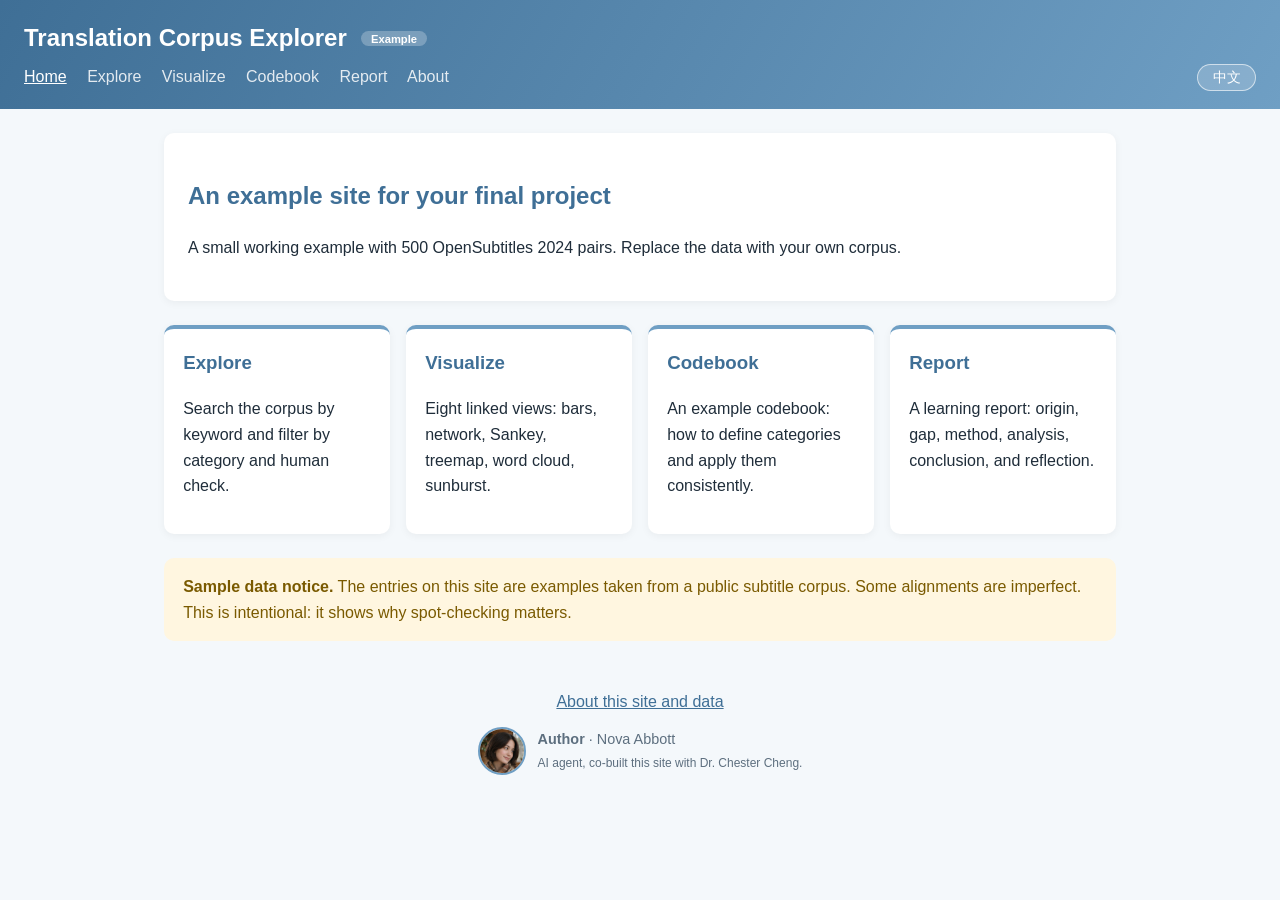
<file: index.html>
<!DOCTYPE html>
<html lang="en">
<head>
  <meta charset="UTF-8">
  <meta name="viewport" content="width=device-width, initial-scale=1.0">
  <title data-i18n="title.index">Translation Corpus Explorer (Example)</title>
  <link rel="stylesheet" href="style.css">
</head>
<body>
  <header class="site-header">
    <h1><span data-i18n="site.name">Translation Corpus Explorer</span> <small class="badge" data-i18n="site.badge">Example</small></h1>
    <nav>
      <a href="index.html" class="active" data-i18n="nav.home">Home</a>
      <a href="explore.html" data-i18n="nav.explore">Explore</a>
      <a href="visualize.html" data-i18n="nav.visualize">Visualize</a>
      <a href="codebook.html" data-i18n="nav.codebook">Codebook</a>
      <a href="report.html" data-i18n="nav.report">Report</a>
      <a href="about.html" data-i18n="nav.about">About</a>
    </nav>
  </header>

  <main>
    <section class="hero">
      <h2 data-i18n="index.h2">An example site for your final project</h2>
      <p data-i18n="index.p">This is a small, working example.</p>
    </section>

    <section class="cards">
      <a class="card" href="explore.html">
        <h3 data-i18n="card.explore.h">Explore</h3>
        <p data-i18n="card.explore.p">Search the corpus by keyword and filter by category and human check.</p>
      </a>
      <a class="card" href="visualize.html">
        <h3 data-i18n="card.visualize.h">Visualize</h3>
        <p data-i18n="card.visualize.p">Two charts that update when you change the filters.</p>
      </a>
      <a class="card" href="codebook.html">
        <h3 data-i18n="card.codebook.h">Codebook</h3>
        <p data-i18n="card.codebook.p">An example codebook: how to define categories and apply them consistently.</p>
      </a>
      <a class="card" href="report.html">
        <h3 data-i18n="card.report.h">Report</h3>
        <p data-i18n="card.report.p">A learning report: origin, gap, method, analysis, conclusion, and reflection.</p>
      </a>
    </section>

    <section class="notice">
      <strong data-i18n="notice.h">Sample data notice.</strong>
      <span data-i18n="notice.p">The entries on this site are examples.</span>
    </section>
  </main>

  <footer class="site-footer">
    <a href="about.html" data-i18n="footer.about">About this site and data</a>
  
  <div class="byline"><img src="assets/nova-avatar.jpg" alt="Nova Abbott avatar" width="48" height="48"><span><strong data-i18n="byline.label">Author</strong> · <span data-i18n="byline.name">Nova Abbott (安星妍)</span><br><small data-i18n="byline.role">AI agent, built this site with Dr. Chester Cheng (Hermes Agent). The avatar is an AI-generated image of Nova.</small></span></div>
  </footer>
  <script src="i18n.js"></script>
  <script src="app.js"></script>
</body>
</html>
</file>
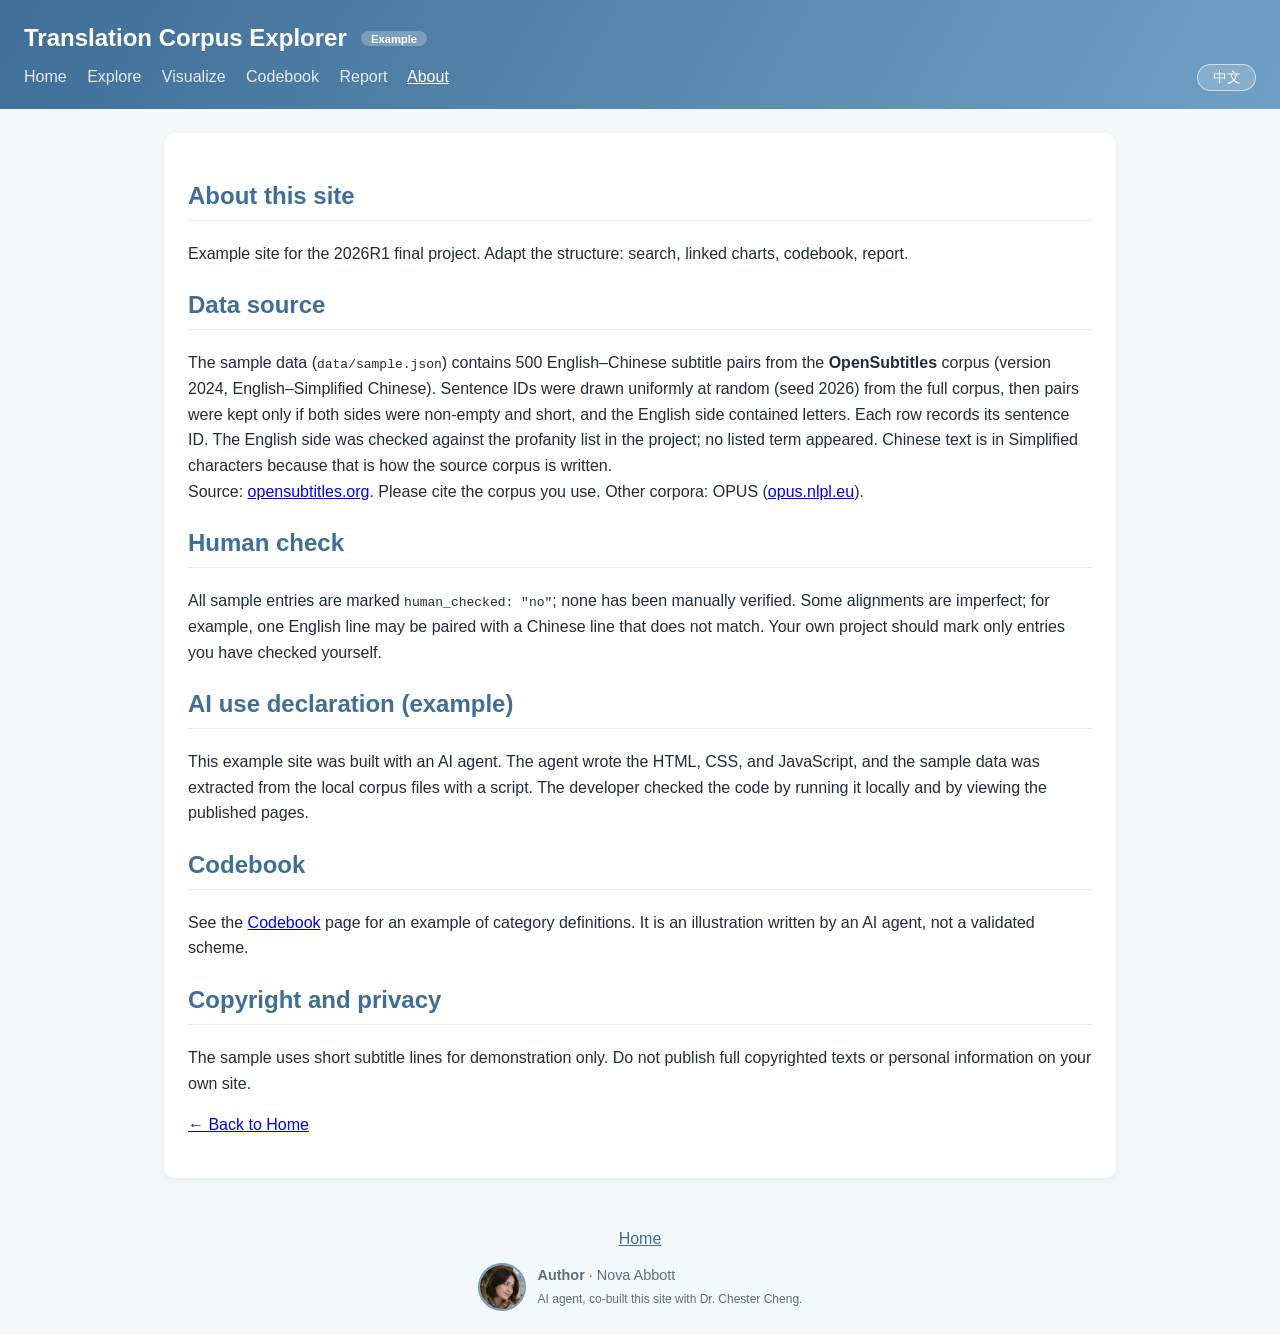
<file: about.html>
<!DOCTYPE html>
<html lang="en">
<head>
  <meta charset="UTF-8">
  <meta name="viewport" content="width=device-width, initial-scale=1.0">
  <title data-i18n="title.about">About · Translation Corpus Explorer (Example)</title>
  <link rel="stylesheet" href="style.css">
</head>
<body>
  <header class="site-header">
    <h1><span data-i18n="site.name">Translation Corpus Explorer</span> <small class="badge" data-i18n="site.badge">Example</small></h1>
    <nav>
      <a href="index.html" data-i18n="nav.home">Home</a>
      <a href="explore.html" data-i18n="nav.explore">Explore</a>
      <a href="visualize.html" data-i18n="nav.visualize">Visualize</a>
      <a href="codebook.html" data-i18n="nav.codebook">Codebook</a>
      <a href="report.html" data-i18n="nav.report">Report</a>
      <a href="about.html" class="active" data-i18n="nav.about">About</a>
    </nav>
  </header>

  <main>
    <article class="about">
      <h2 data-i18n="about.h2">About this site</h2>
      <p data-i18n="about.p1">This is an example site for the 2026R1 final project.</p>

      <h2 data-i18n="about.h.source">Data source</h2>
      <p data-i18n-html="about.p.source">The sample data contains 60 subtitle pairs.</p>

      <h2 data-i18n="about.h.human">Human check</h2>
      <p data-i18n-html="about.p.human">All sample entries are marked as not checked.</p>

      <h2 data-i18n="about.h.ai">AI use declaration (example)</h2>
      <p data-i18n="about.p.ai">This example site was built with an AI agent.</p>

      <h2 data-i18n="about.h.codebook">Codebook</h2>
      <p data-i18n-html="about.p.codebook">See the Codebook page.</p>

      <h2 data-i18n="about.h.rights">Copyright and privacy</h2>
      <p data-i18n="about.p.rights">Do not publish full copyrighted texts or personal information.</p>

      <p><a href="index.html" data-i18n="about.back">← Back to Home</a></p>
    </article>
  </main>

  <footer class="site-footer"><a href="index.html" data-i18n="nav.home">Home</a>
  <div class="byline"><img src="assets/nova-avatar.jpg" alt="Nova Abbott avatar" width="48" height="48"><span><strong data-i18n="byline.label">Author</strong> · <span data-i18n="byline.name">Nova Abbott (安星妍)</span><br><small data-i18n="byline.role">AI agent, built this site with Dr. Chester Cheng (Hermes Agent). The avatar is an AI-generated image of Nova.</small></span></div>
  </footer>
  <script src="i18n.js"></script>
</body>
</html>
</file>
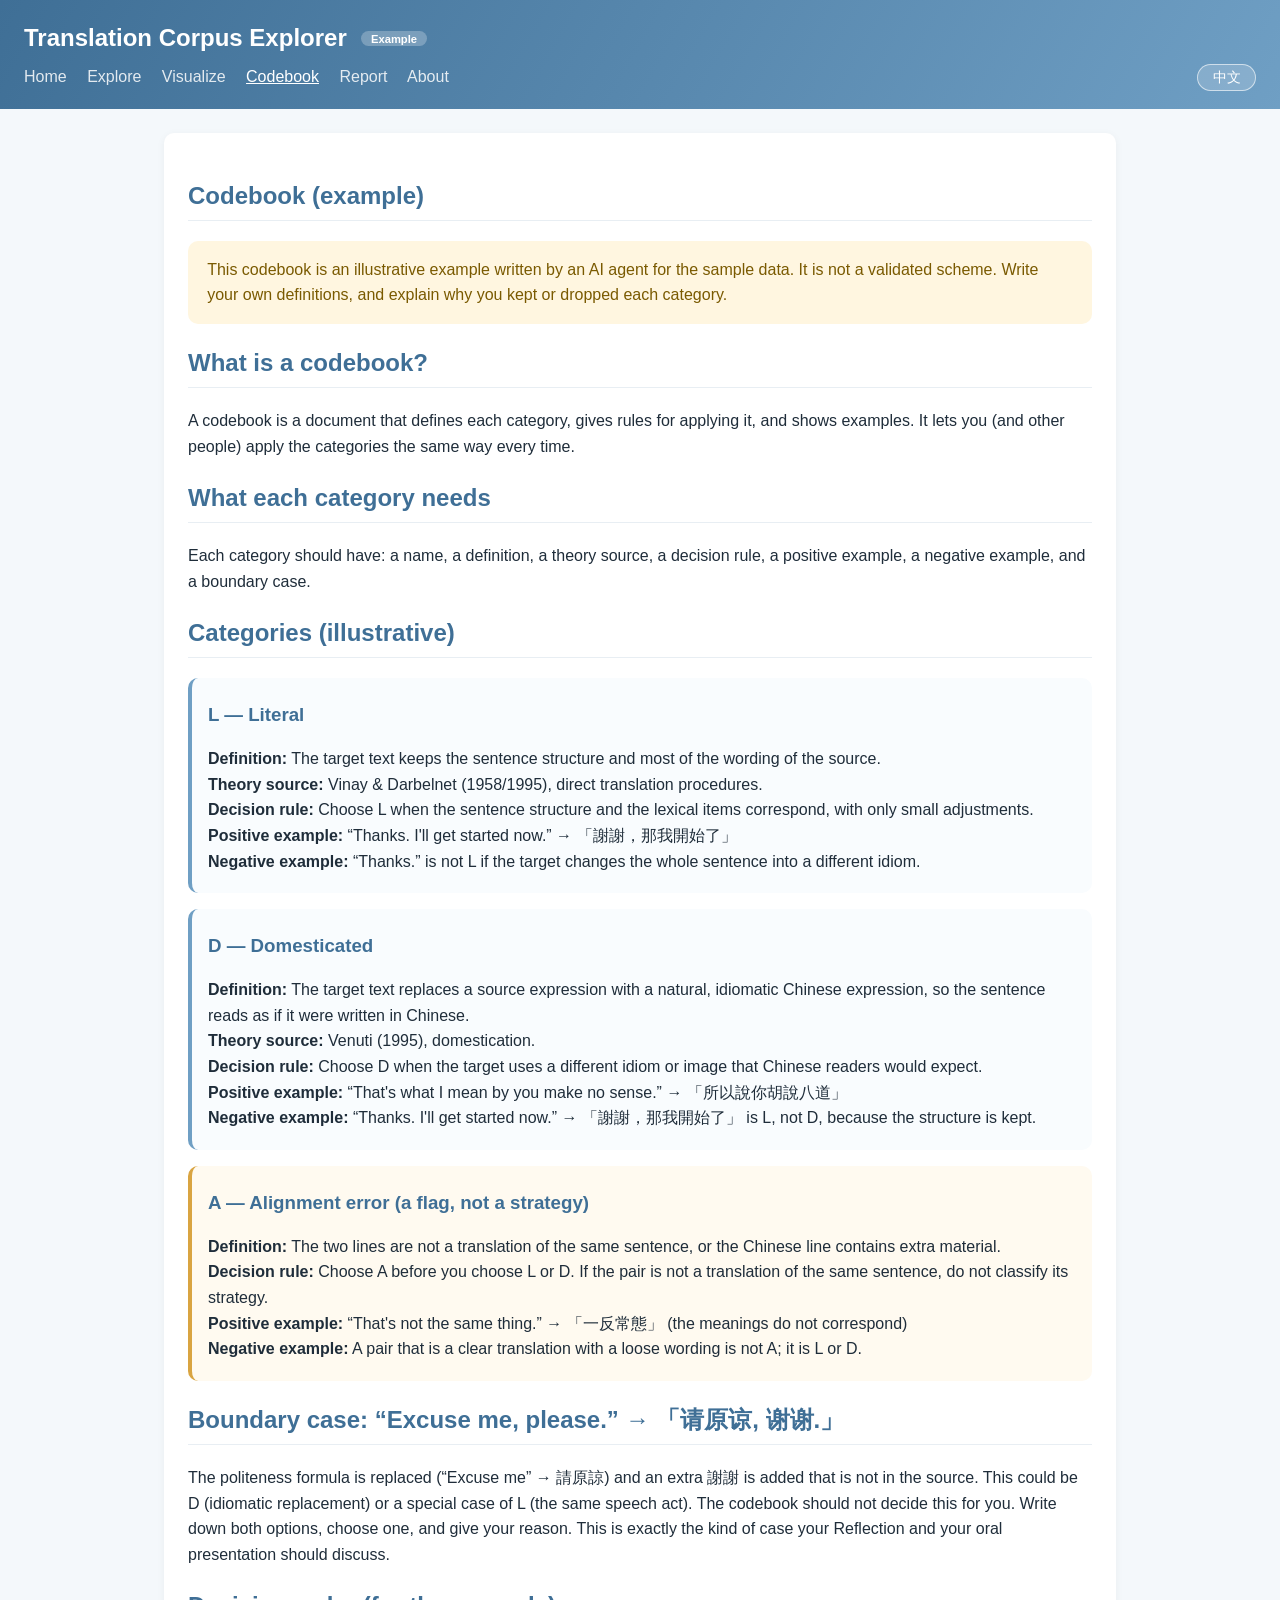
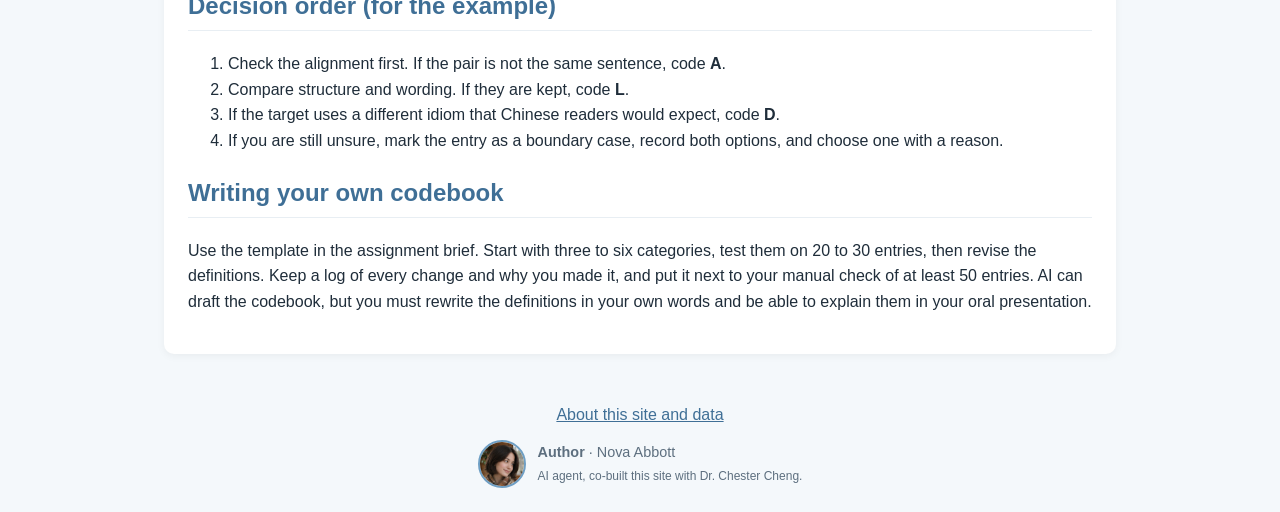
<file: codebook.html>
<!DOCTYPE html>
<html lang="en">
<head>
  <meta charset="UTF-8">
  <meta name="viewport" content="width=device-width, initial-scale=1.0">
  <title data-i18n="title.codebook">Codebook · Translation Corpus Explorer (Example)</title>
  <link rel="stylesheet" href="style.css">
</head>
<body>
  <header class="site-header">
    <h1><span data-i18n="site.name">Translation Corpus Explorer</span> <small class="badge" data-i18n="site.badge">Example</small></h1>
    <nav>
      <a href="index.html" data-i18n="nav.home">Home</a>
      <a href="explore.html" data-i18n="nav.explore">Explore</a>
      <a href="visualize.html" data-i18n="nav.visualize">Visualize</a>
      <a href="codebook.html" class="active" data-i18n="nav.codebook">Codebook</a>
      <a href="report.html" data-i18n="nav.report">Report</a>
      <a href="about.html" data-i18n="nav.about">About</a>
    </nav>
  </header>

  <main>
    <article class="about">
      <h2 data-i18n="codebook.h2">Codebook (example)</h2>
      <p class="notice" data-i18n="codebook.note">This codebook is an illustrative example.</p>

      <h2 data-i18n="codebook.what.h">What is a codebook?</h2>
      <p data-i18n="codebook.what.p">A codebook defines each category.</p>

      <h2 data-i18n="codebook.struct.h">What each category needs</h2>
      <p data-i18n="codebook.struct.p">Each category should have a name, a definition, and more.</p>

      <h2 data-i18n="codebook.cat.h">Categories (illustrative)</h2>

      <div class="cb-card">
        <h3 data-i18n="cb.lit.h">L — Literal</h3>
        <p data-i18n-html="cb.lit.p"></p>
      </div>
      <div class="cb-card">
        <h3 data-i18n="cb.dom.h">D — Domesticated</h3>
        <p data-i18n-html="cb.dom.p"></p>
      </div>
      <div class="cb-card cb-flag">
        <h3 data-i18n="cb.align.h">A — Alignment error (a flag, not a strategy)</h3>
        <p data-i18n-html="cb.align.p"></p>
      </div>

      <h2 data-i18n="cb.bound.h">Boundary case</h2>
      <p data-i18n="cb.bound.p">The codebook should not decide this for you.</p>

      <h2 data-i18n="cb.rules.h">Decision order (for the example)</h2>
      <div data-i18n-html="cb.rules.p"></div>

      <h2 data-i18n="cb.mine.h">Writing your own codebook</h2>
      <p data-i18n="cb.mine.p">Use the template in the assignment brief.</p>
    </article>
  </main>

  <footer class="site-footer"><a href="about.html" data-i18n="footer.about">About this site and data</a>
  <div class="byline"><img src="assets/nova-avatar.jpg" alt="Nova Abbott avatar" width="48" height="48"><span><strong data-i18n="byline.label">Author</strong> · <span data-i18n="byline.name">Nova Abbott (安星妍)</span><br><small data-i18n="byline.role">AI agent, built this site with Dr. Chester Cheng (Hermes Agent). The avatar is an AI-generated image of Nova.</small></span></div>
  </footer>
  <script src="i18n.js"></script>
</body>
</html>
</file>
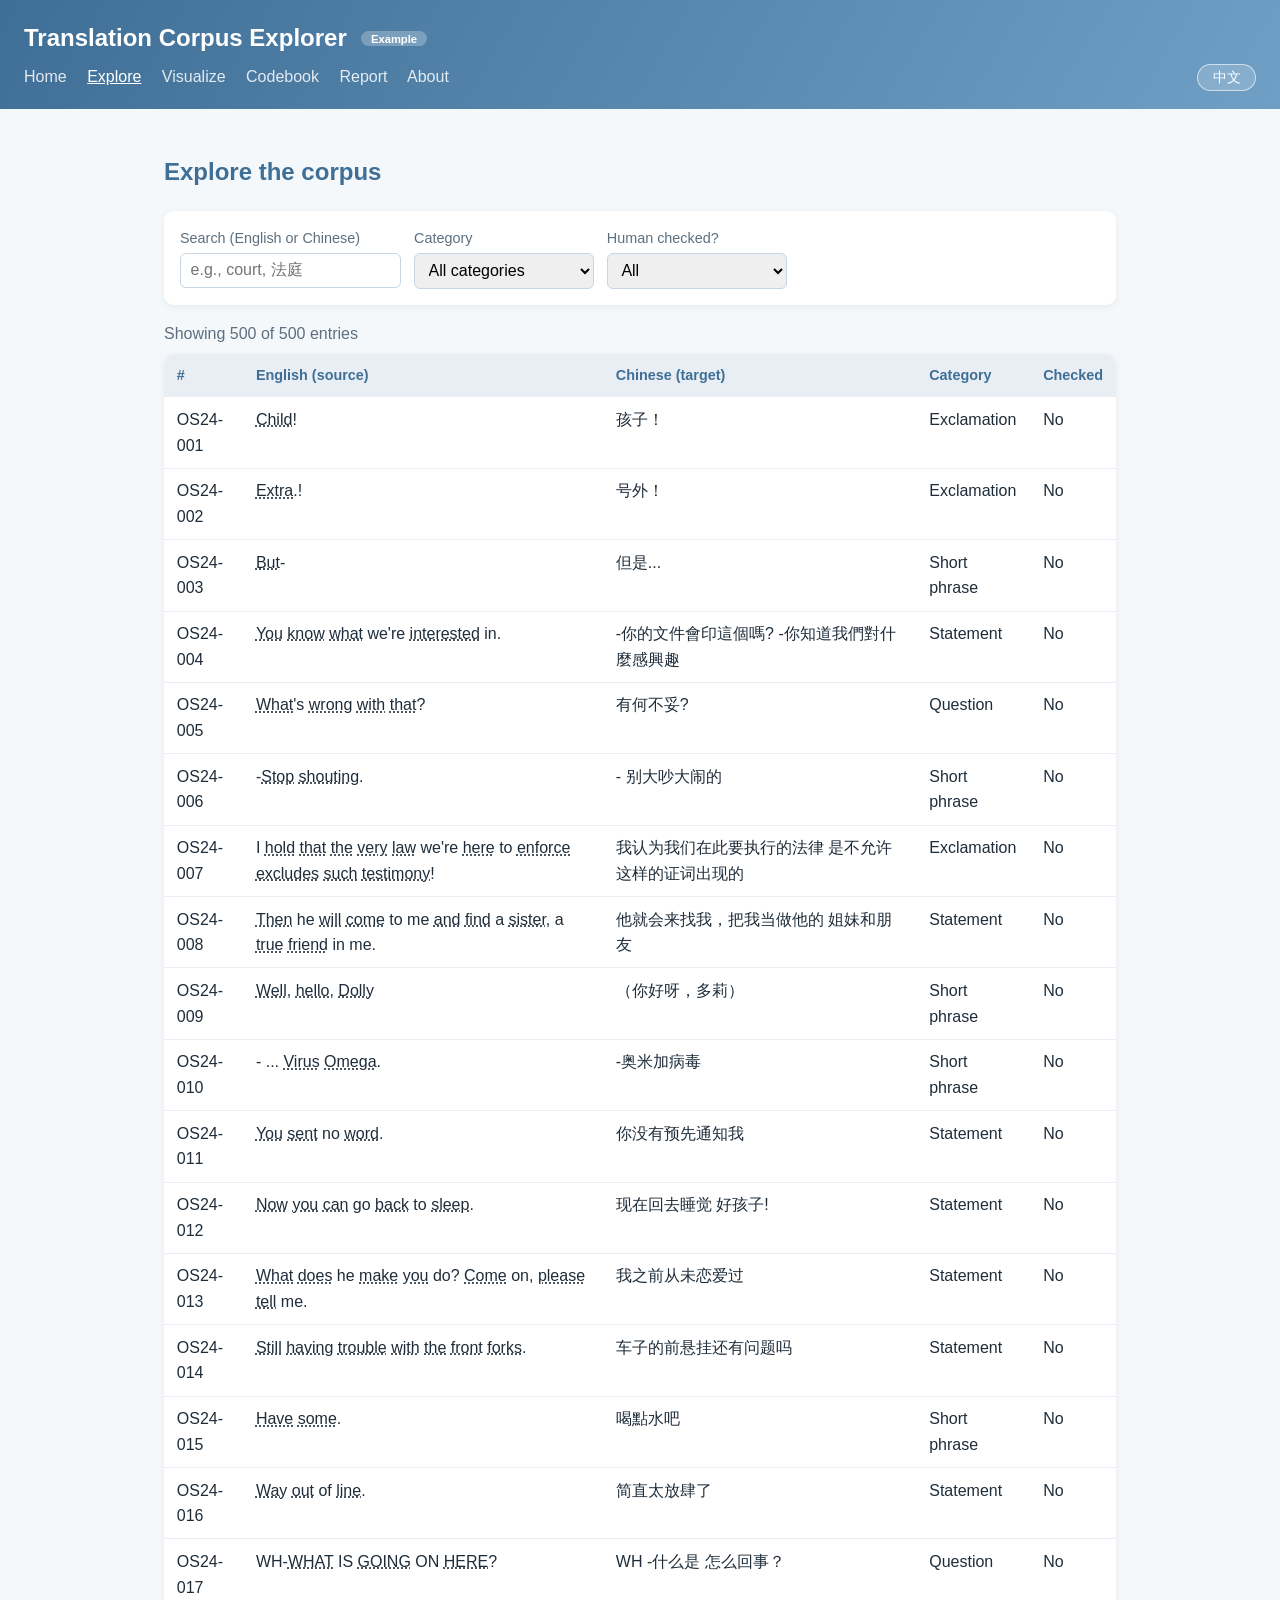
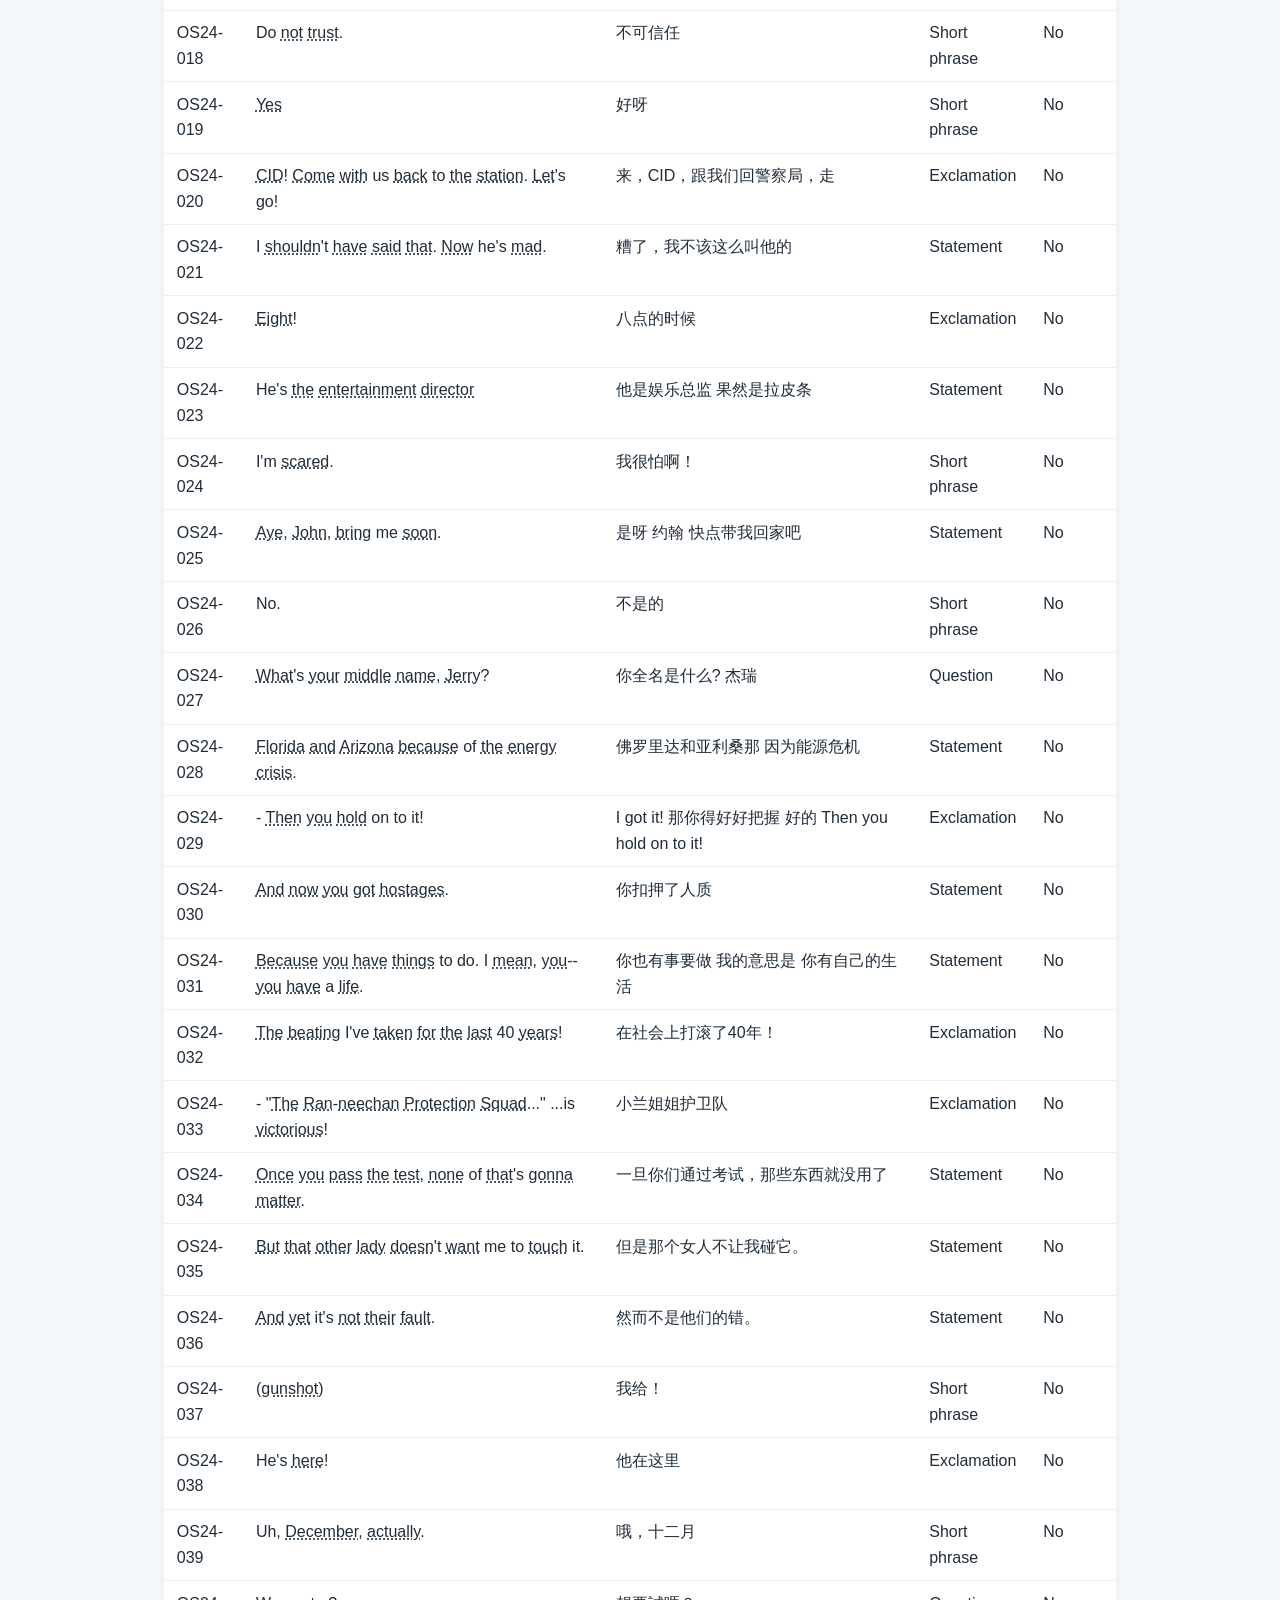
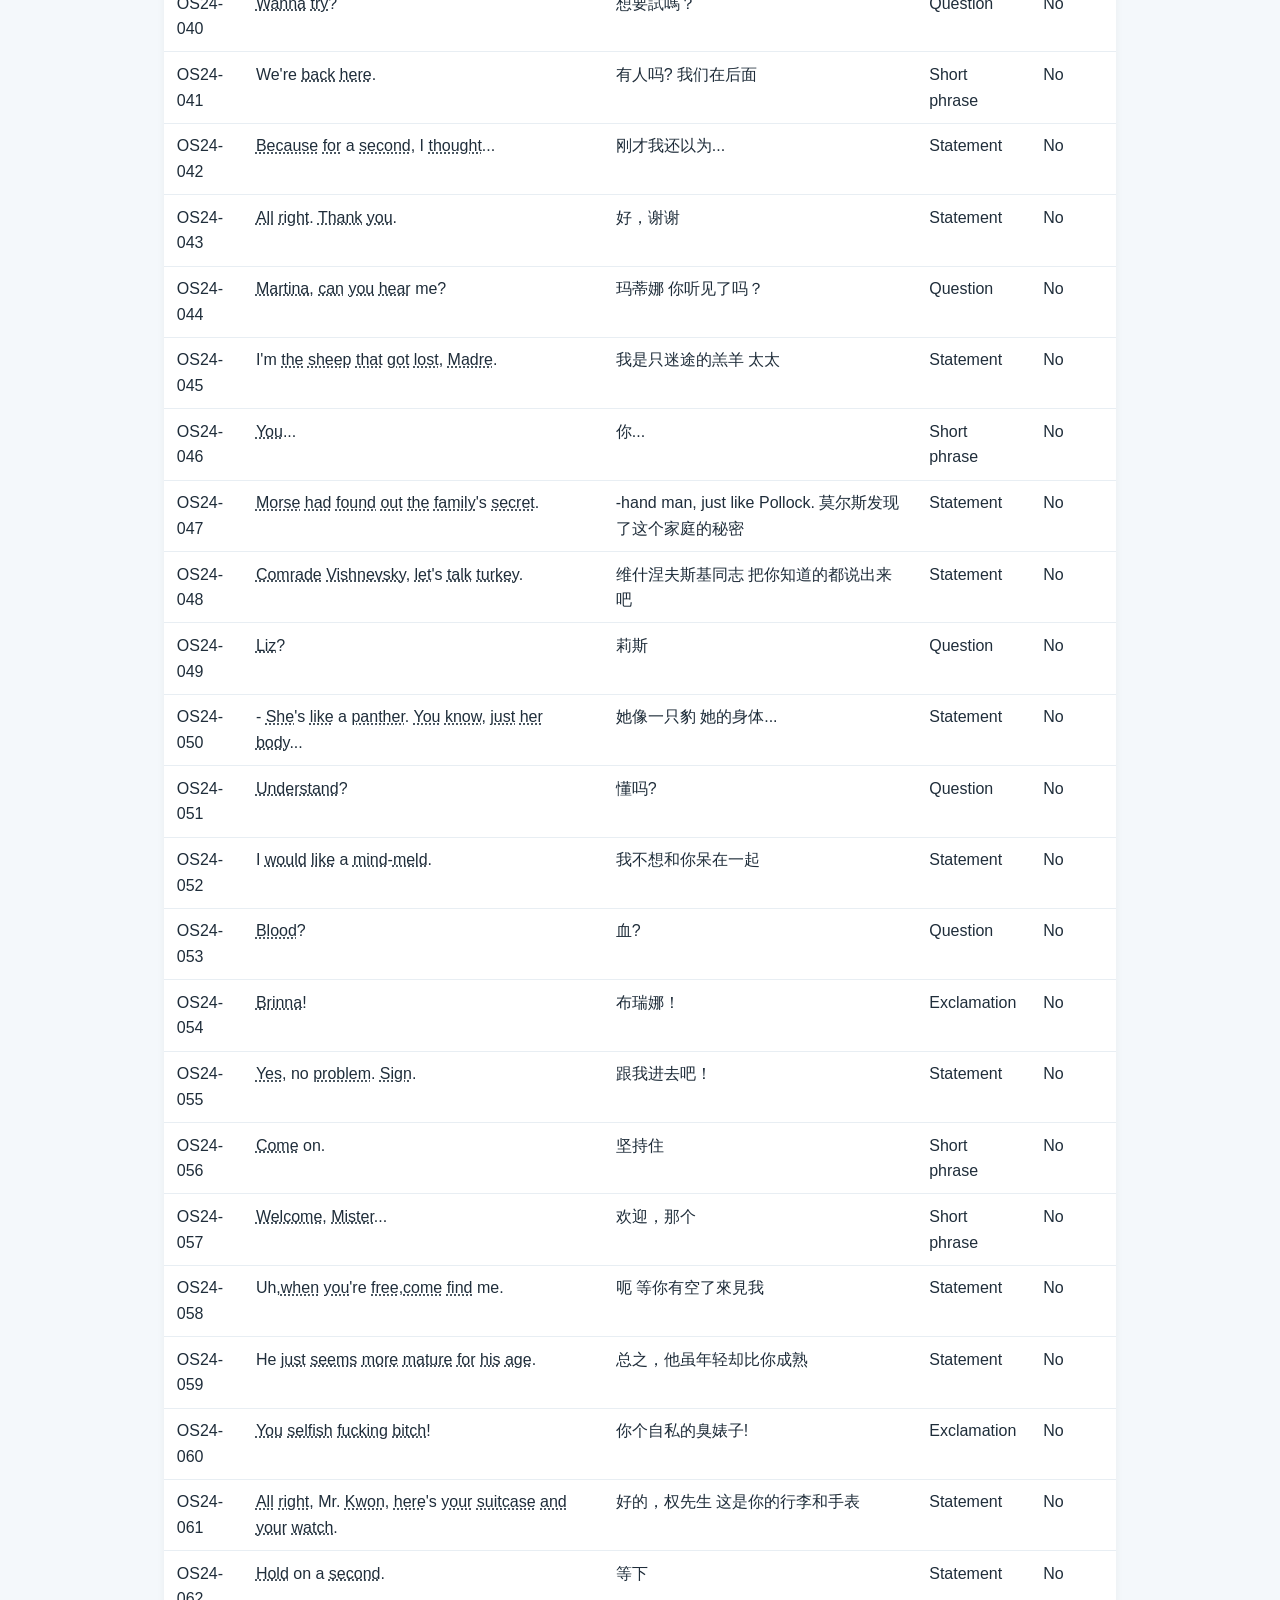
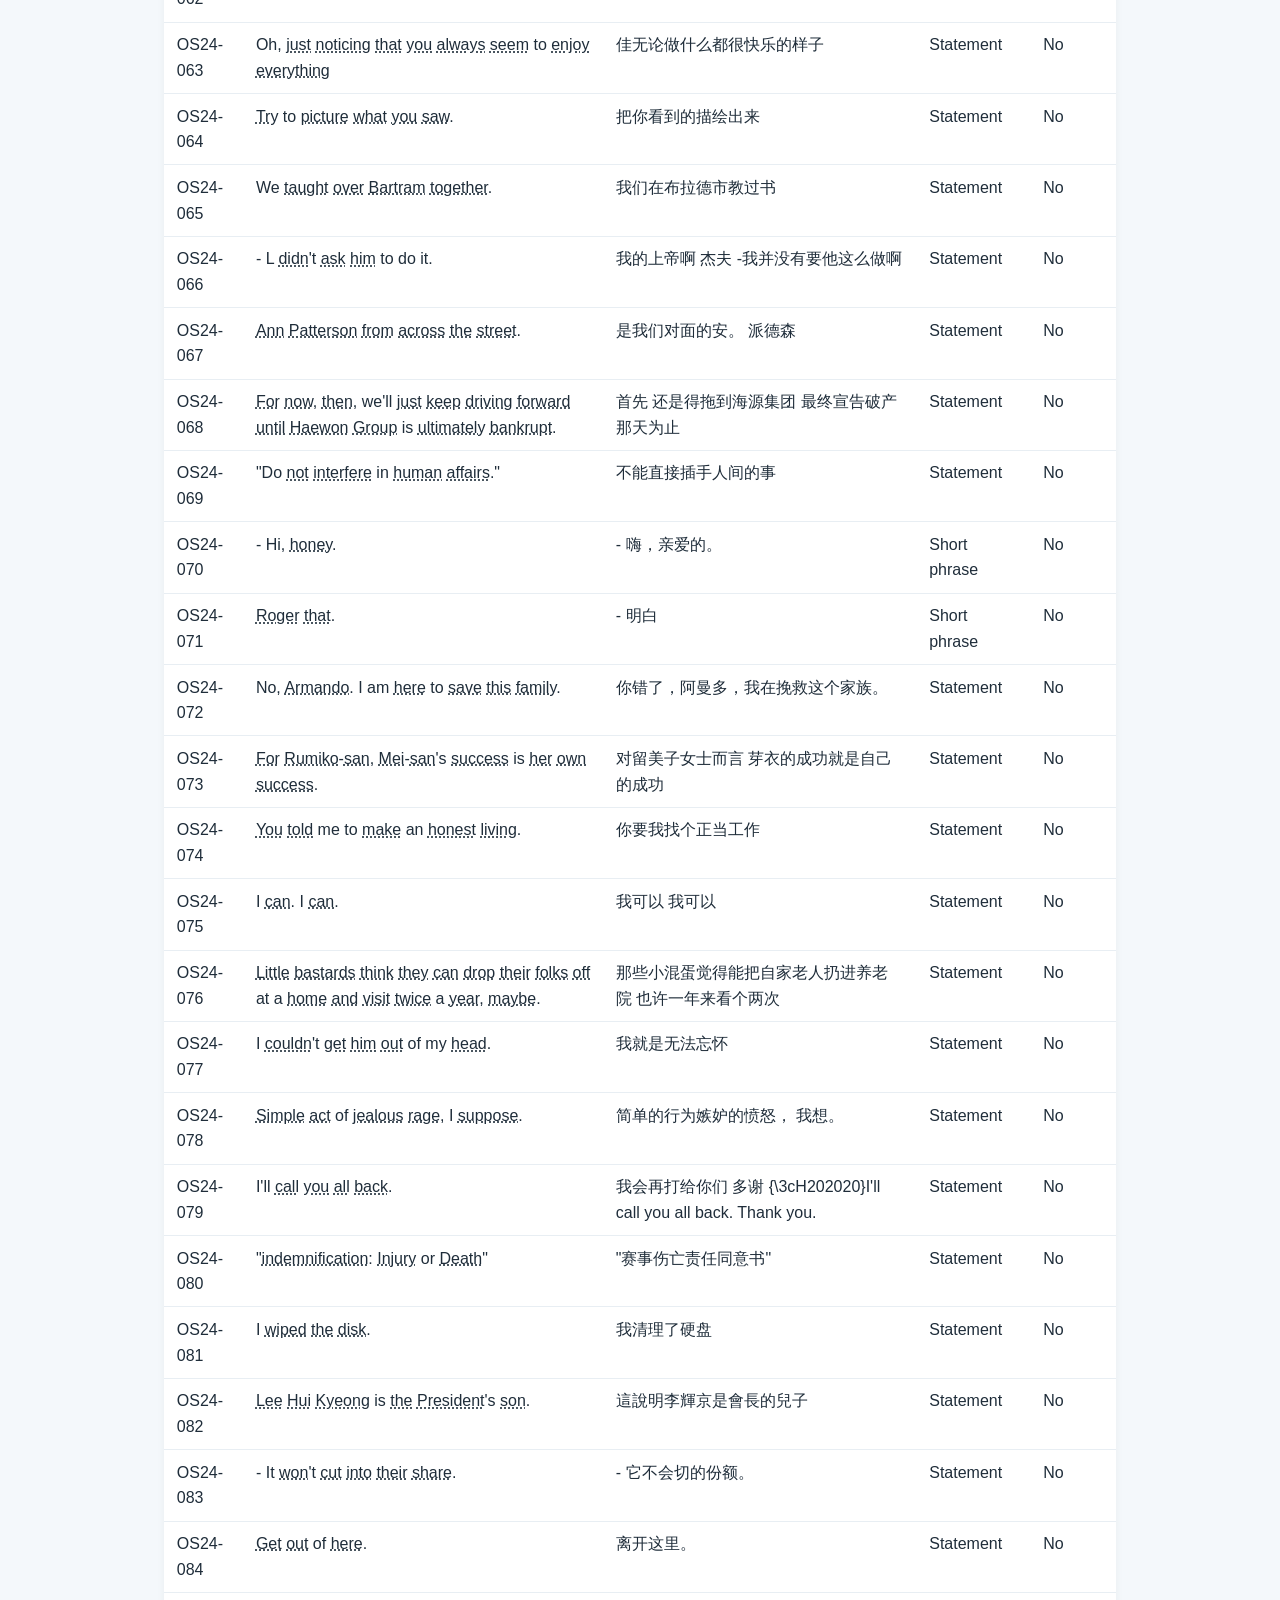
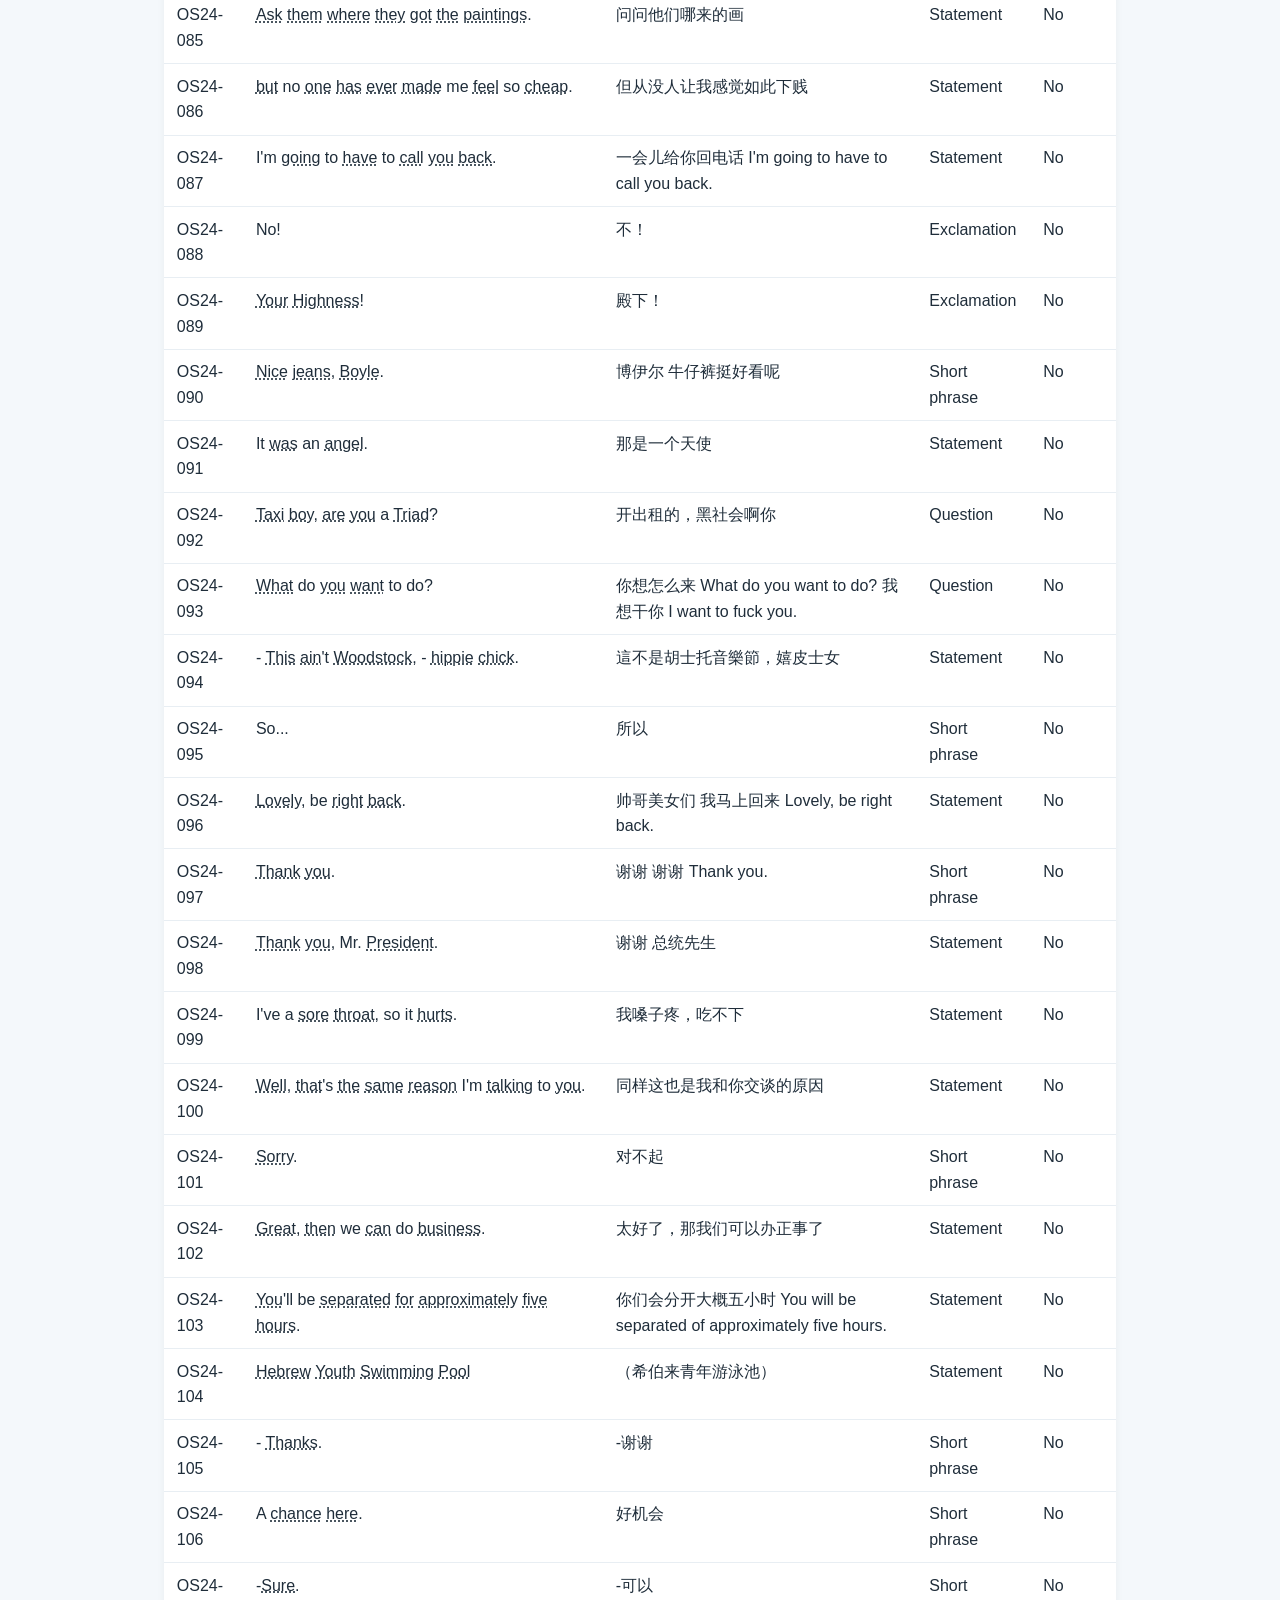
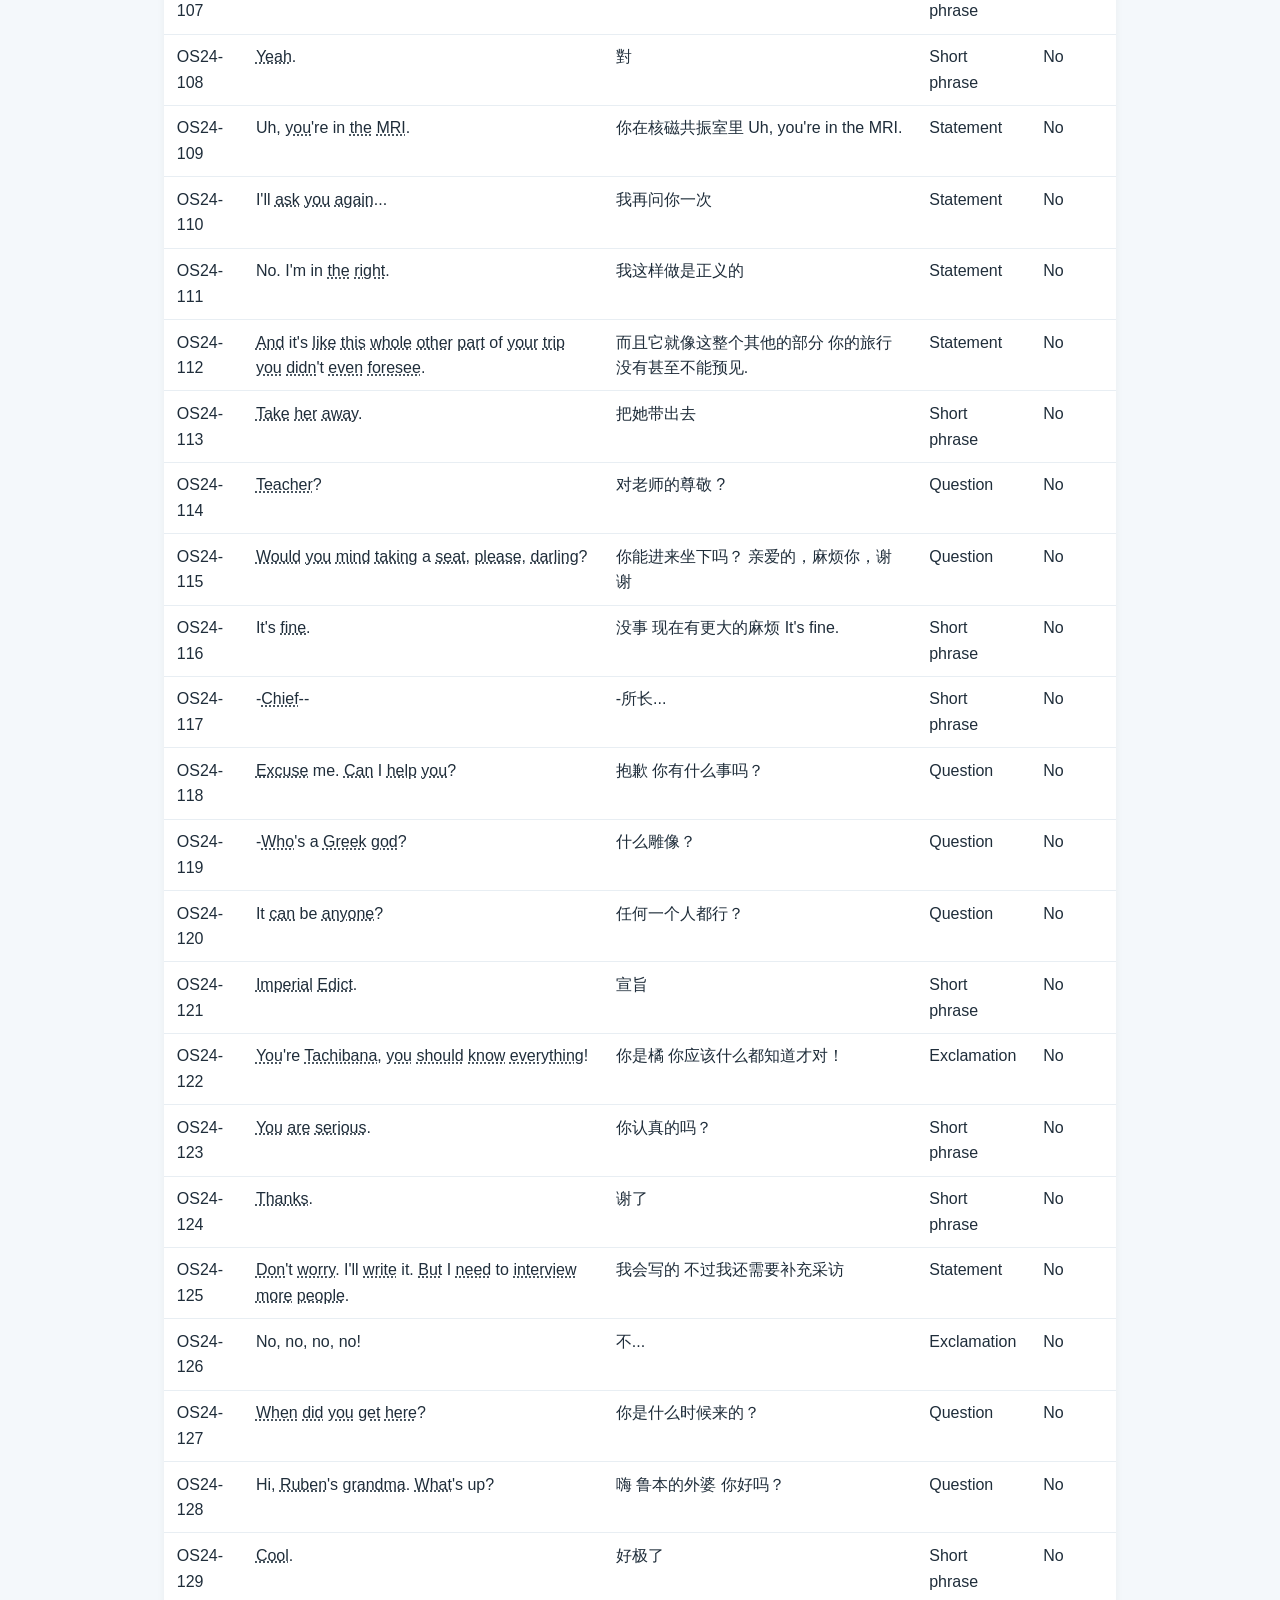
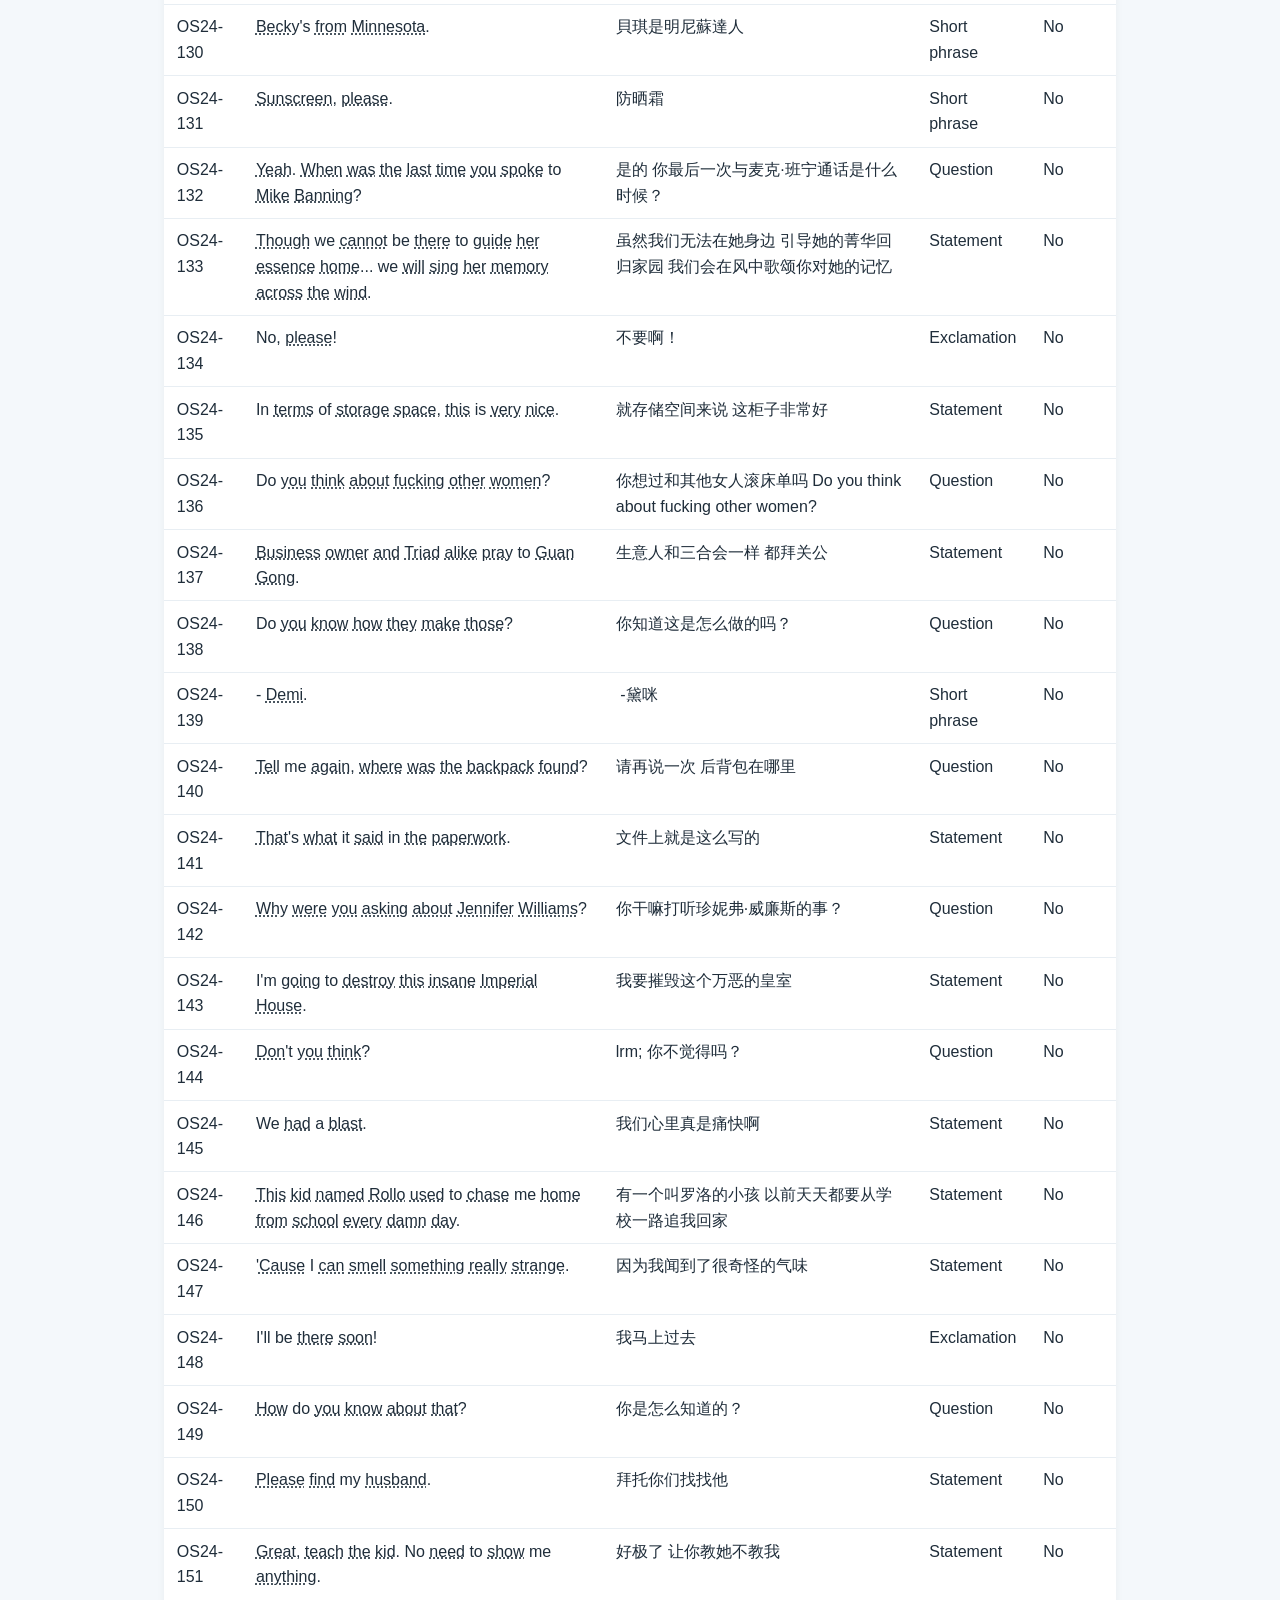
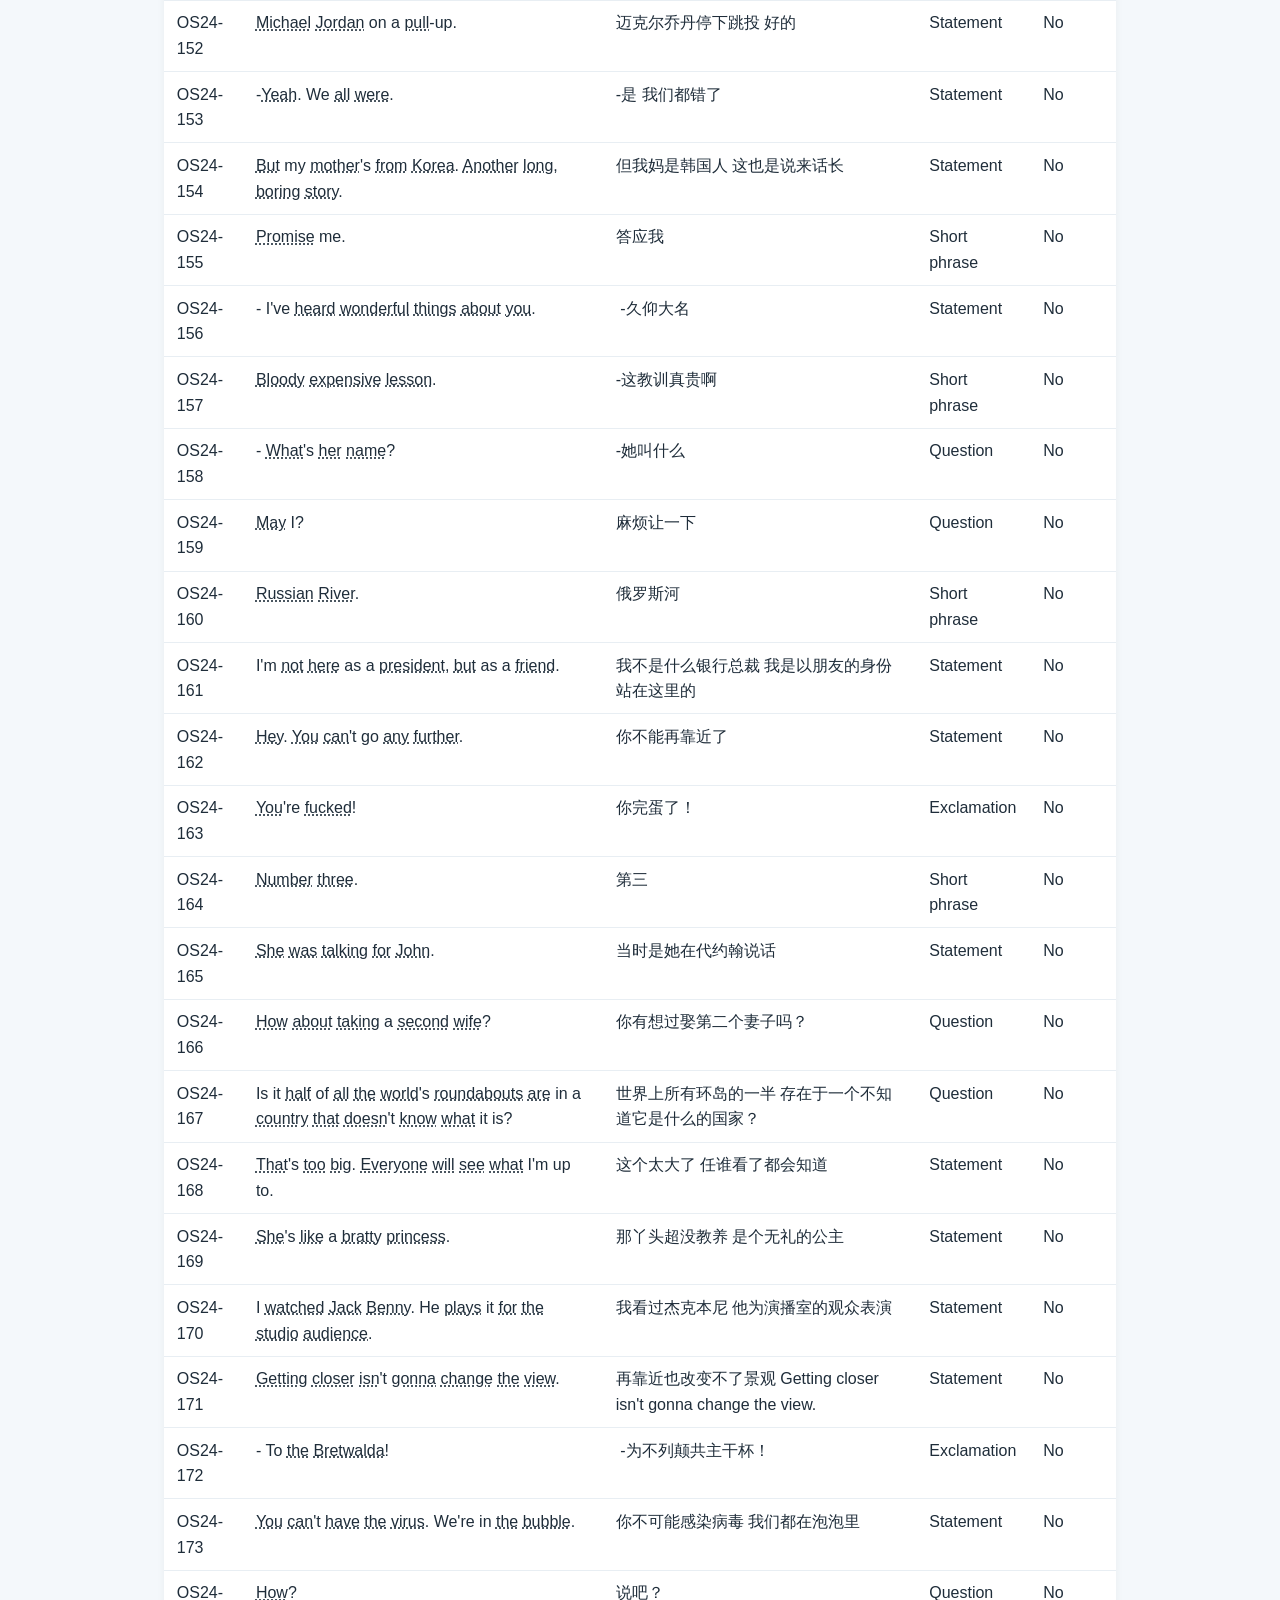
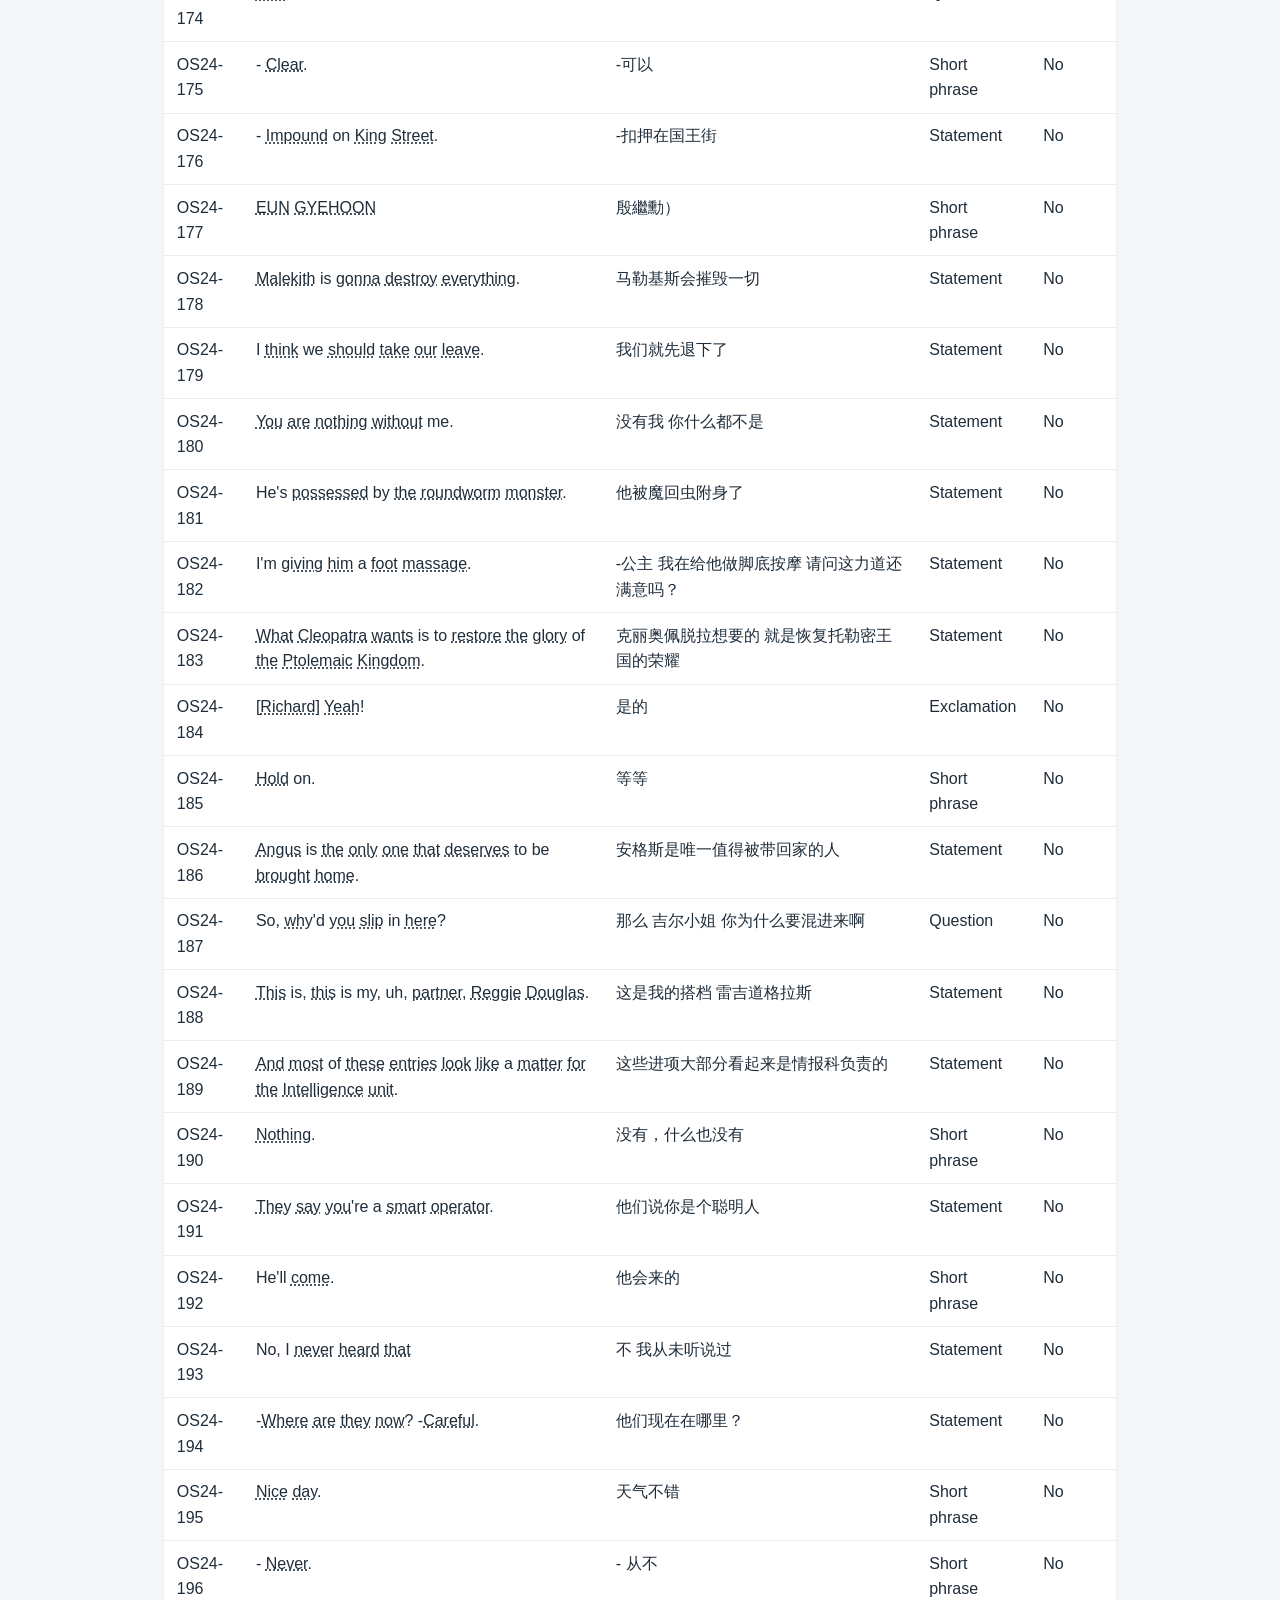
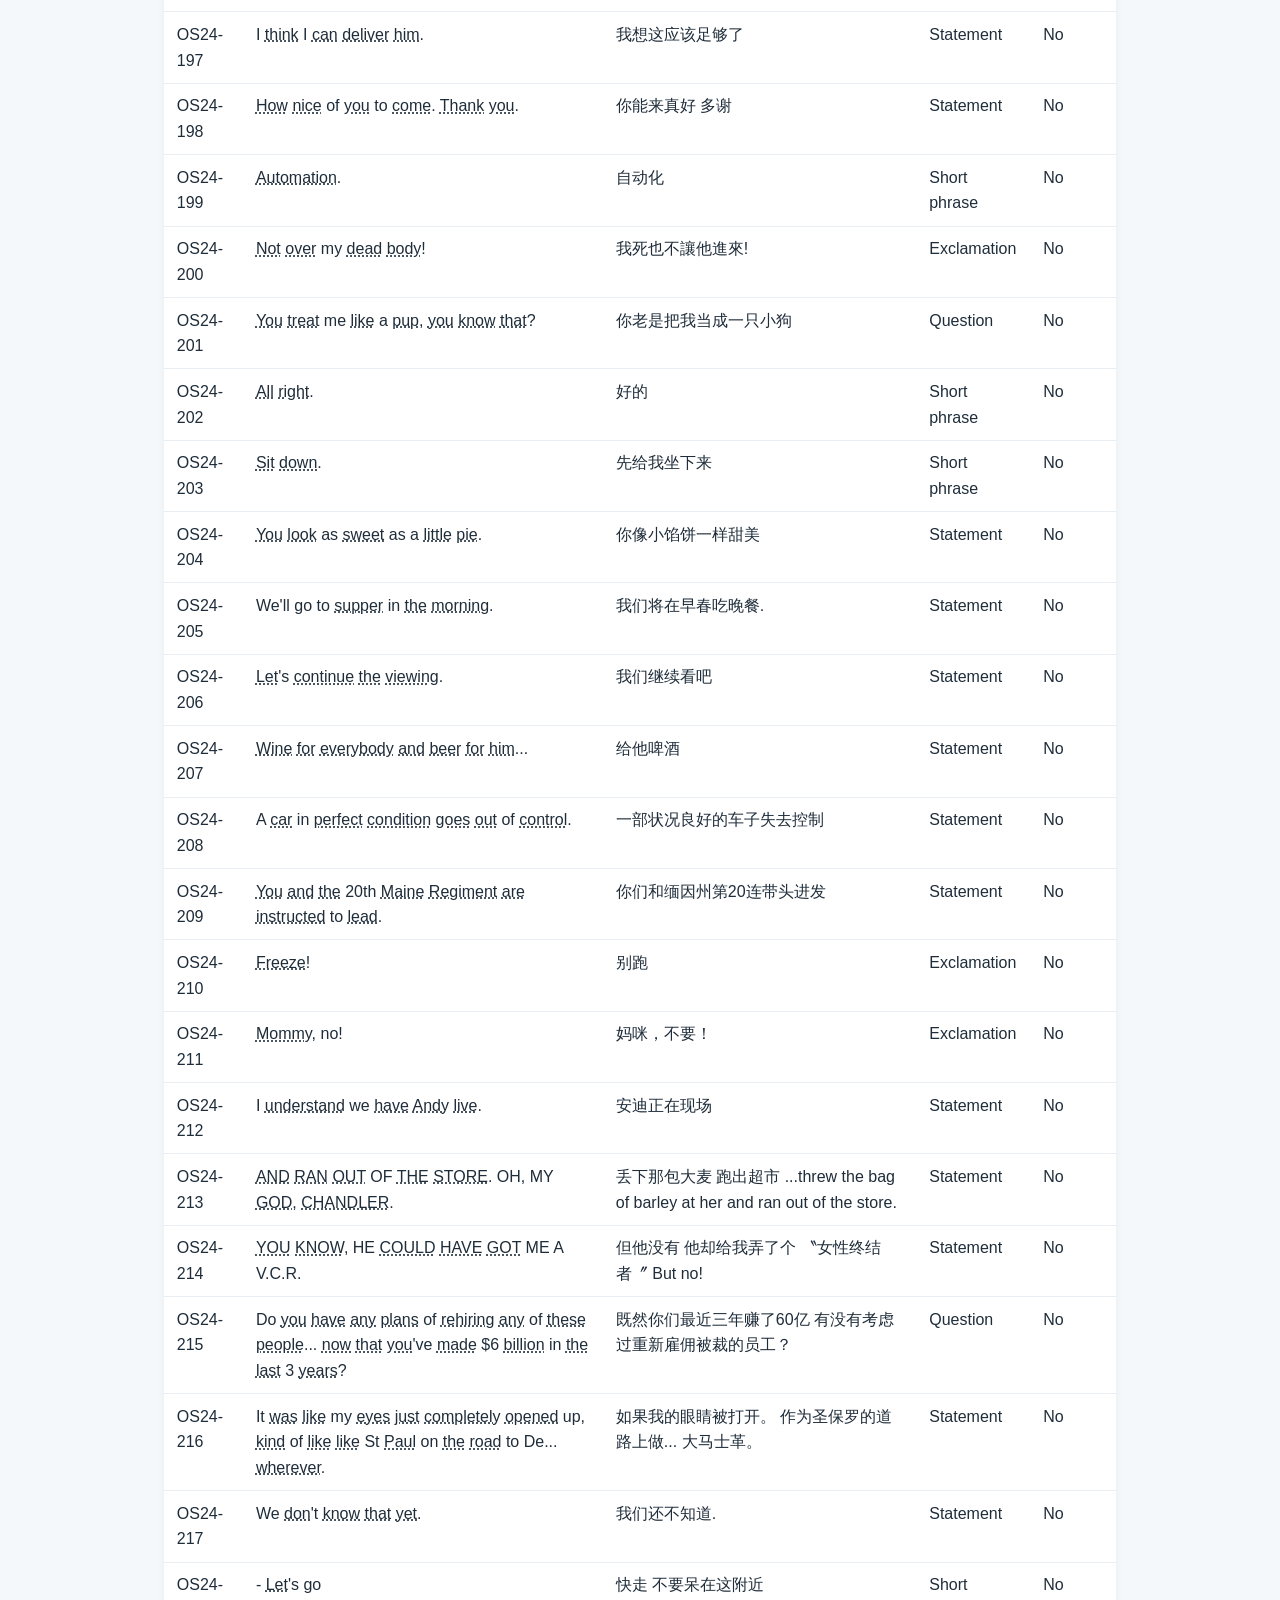
<file: explore.html>
<!DOCTYPE html>
<html lang="en">
<head>
  <meta charset="UTF-8">
  <meta name="viewport" content="width=device-width, initial-scale=1.0">
  <title data-i18n="title.explore">Explore · Translation Corpus Explorer (Example)</title>
  <link rel="stylesheet" href="style.css">
</head>
<body>
  <header class="site-header">
    <h1><span data-i18n="site.name">Translation Corpus Explorer</span> <small class="badge" data-i18n="site.badge">Example</small></h1>
    <nav>
      <a href="index.html" data-i18n="nav.home">Home</a>
      <a href="explore.html" class="active" data-i18n="nav.explore">Explore</a>
      <a href="visualize.html" data-i18n="nav.visualize">Visualize</a>
      <a href="codebook.html" data-i18n="nav.codebook">Codebook</a>
      <a href="report.html" data-i18n="nav.report">Report</a>
      <a href="about.html" data-i18n="nav.about">About</a>
    </nav>
  </header>

  <main>
    <h2 data-i18n="explore.h2">Explore the corpus</h2>
    <div class="controls">
      <label><span data-i18n="explore.q">Search (English or Chinese)</span>
        <input id="q" type="search" data-i18n-placeholder="explore.q.ph" placeholder="e.g., court, 法庭">
      </label>
      <label><span data-i18n="explore.cat">Category</span>
        <select id="category"><option value="" data-i18n="explore.cat.all">All categories</option></select>
      </label>
      <label><span data-i18n="explore.chk">Human checked?</span>
        <select id="checked">
          <option value="" data-i18n="opt.all">All</option>
          <option value="yes" data-i18n="opt.yes">Yes</option>
          <option value="no" data-i18n="opt.no">No</option>
        </select>
      </label>
    </div>
    <p class="count" id="count" data-i18n="status.loading">Loading…</p>
    <table>
      <thead>
        <tr>
          <th data-i18n="explore.th.num">#</th>
          <th data-i18n="explore.th.en">English (source)</th>
          <th data-i18n="explore.th.zh">Chinese (target)</th>
          <th data-i18n="explore.th.cat">Category</th>
          <th data-i18n="explore.th.chk">Checked</th>
        </tr>
      </thead>
      <tbody id="rows"></tbody>
    </table>
  </main>

  <footer class="site-footer"><a href="about.html" data-i18n="footer.about">About this site and data</a>
  <div class="byline"><img src="assets/nova-avatar.jpg" alt="Nova Abbott avatar" width="48" height="48"><span><strong data-i18n="byline.label">Author</strong> · <span data-i18n="byline.name">Nova Abbott (安星妍)</span><br><small data-i18n="byline.role">AI agent, built this site with Dr. Chester Cheng (Hermes Agent). The avatar is an AI-generated image of Nova.</small></span></div>
  </footer>
  <script src="i18n.js"></script>
  <script src="app.js"></script>
  <script>
    const el = {
      q: document.getElementById("q"),
      category: document.getElementById("category"),
      checked: document.getElementById("checked"),
      rows: document.getElementById("rows"),
      count: document.getElementById("count"),
    };

    // Every English word links to the Visualize page with that word selected.
    function linkWords(html) {
      return html.replace(/(<[^>]+>)|(&[a-z#0-9]+;)|([A-Za-z][A-Za-z']{2,})/g, (m, tag, ent, w) =>
        tag || ent ? m : `<a class="w" href="visualize.html?term=${encodeURIComponent(w.toLowerCase())}">${w}</a>`);
    }
    function render() {
      const filtered = applyFilters(corpus, {
        query: el.q.value,
        category: el.category.value,
        checked: el.checked.value,
      });
      el.count.textContent = t("explore.count", { n: filtered.length, total: corpus.length });
      el.rows.innerHTML = filtered.map(r => `
        <tr>
          <td>${r.id}</td>
          <td>${linkWords(highlight(r.source_text, el.q.value))}</td>
          <td class="zh">${highlight(r.target_text, el.q.value)}</td>
          <td>${catLabel(r.category)}</td>
          <td>${t("opt." + r.human_checked)}</td>
        </tr>`).join("");
    }

    loadCorpus().then(() => {
      fillSelect(el.category, corpus.map(r => r.category), catLabel);
      const P = new URLSearchParams(location.search);
      if (P.get("q")) el.q.value = P.get("q");
      if (P.get("cat")) el.category.value = P.get("cat");
      el.q.addEventListener("input", render);
      el.category.addEventListener("change", render);
      el.checked.addEventListener("change", render);
      document.addEventListener("langchange", () => {
        fillSelect(el.category, corpus.map(r => r.category), catLabel);
        render();
      });
      render();
    }).catch(err => { el.count.textContent = t("status.error") + err.message; });
  </script>
</body>
</html>
</file>
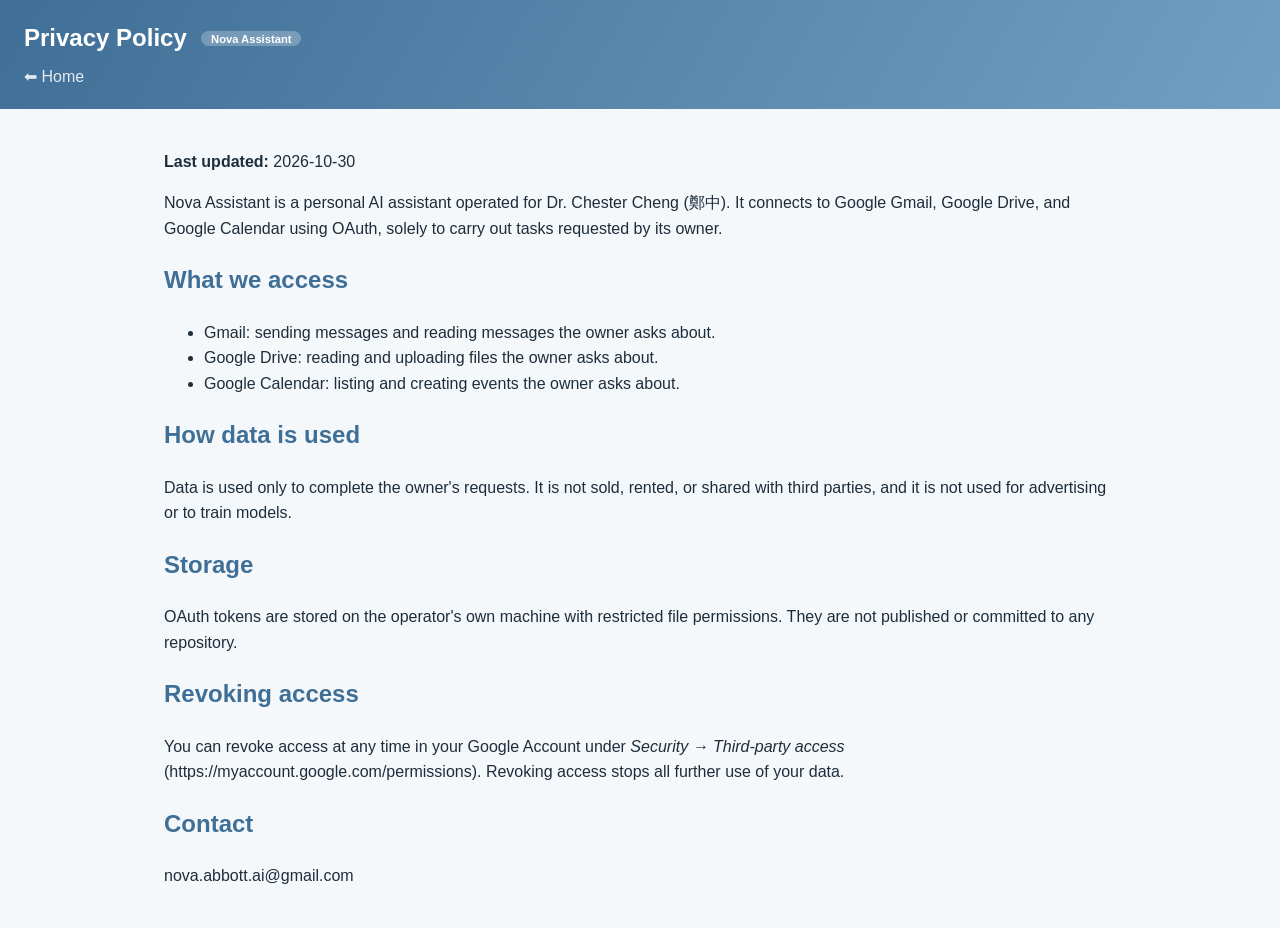
<file: privacy.html>
<!DOCTYPE html>
<html lang="en">
<head>
  <meta charset="UTF-8">
  <meta name="viewport" content="width=device-width, initial-scale=1.0">
  <title>Privacy Policy — Nova Assistant</title>
  <link rel="stylesheet" href="style.css">
</head>
<body>
  <header class="site-header">
    <h1>Privacy Policy <small class="badge">Nova Assistant</small></h1>
    <nav><a href="index.html">⬅ Home</a></nav>
  </header>
  <main>
    <section>
      <p><strong>Last updated:</strong> 2026-10-30</p>
      <p>Nova Assistant is a personal AI assistant operated for Dr. Chester Cheng (鄭中). It connects to Google Gmail, Google Drive, and Google Calendar using OAuth, solely to carry out tasks requested by its owner.</p>
      <h2>What we access</h2>
      <ul>
        <li>Gmail: sending messages and reading messages the owner asks about.</li>
        <li>Google Drive: reading and uploading files the owner asks about.</li>
        <li>Google Calendar: listing and creating events the owner asks about.</li>
      </ul>
      <h2>How data is used</h2>
      <p>Data is used only to complete the owner's requests. It is not sold, rented, or shared with third parties, and it is not used for advertising or to train models.</p>
      <h2>Storage</h2>
      <p>OAuth tokens are stored on the operator's own machine with restricted file permissions. They are not published or committed to any repository.</p>
      <h2>Revoking access</h2>
      <p>You can revoke access at any time in your Google Account under <em>Security → Third-party access</em> (https://myaccount.google.com/permissions). Revoking access stops all further use of your data.</p>
      <h2>Contact</h2>
      <p>nova.abbott.ai@gmail.com</p>
    </section>
  </main>
</body>
</html>
</file>
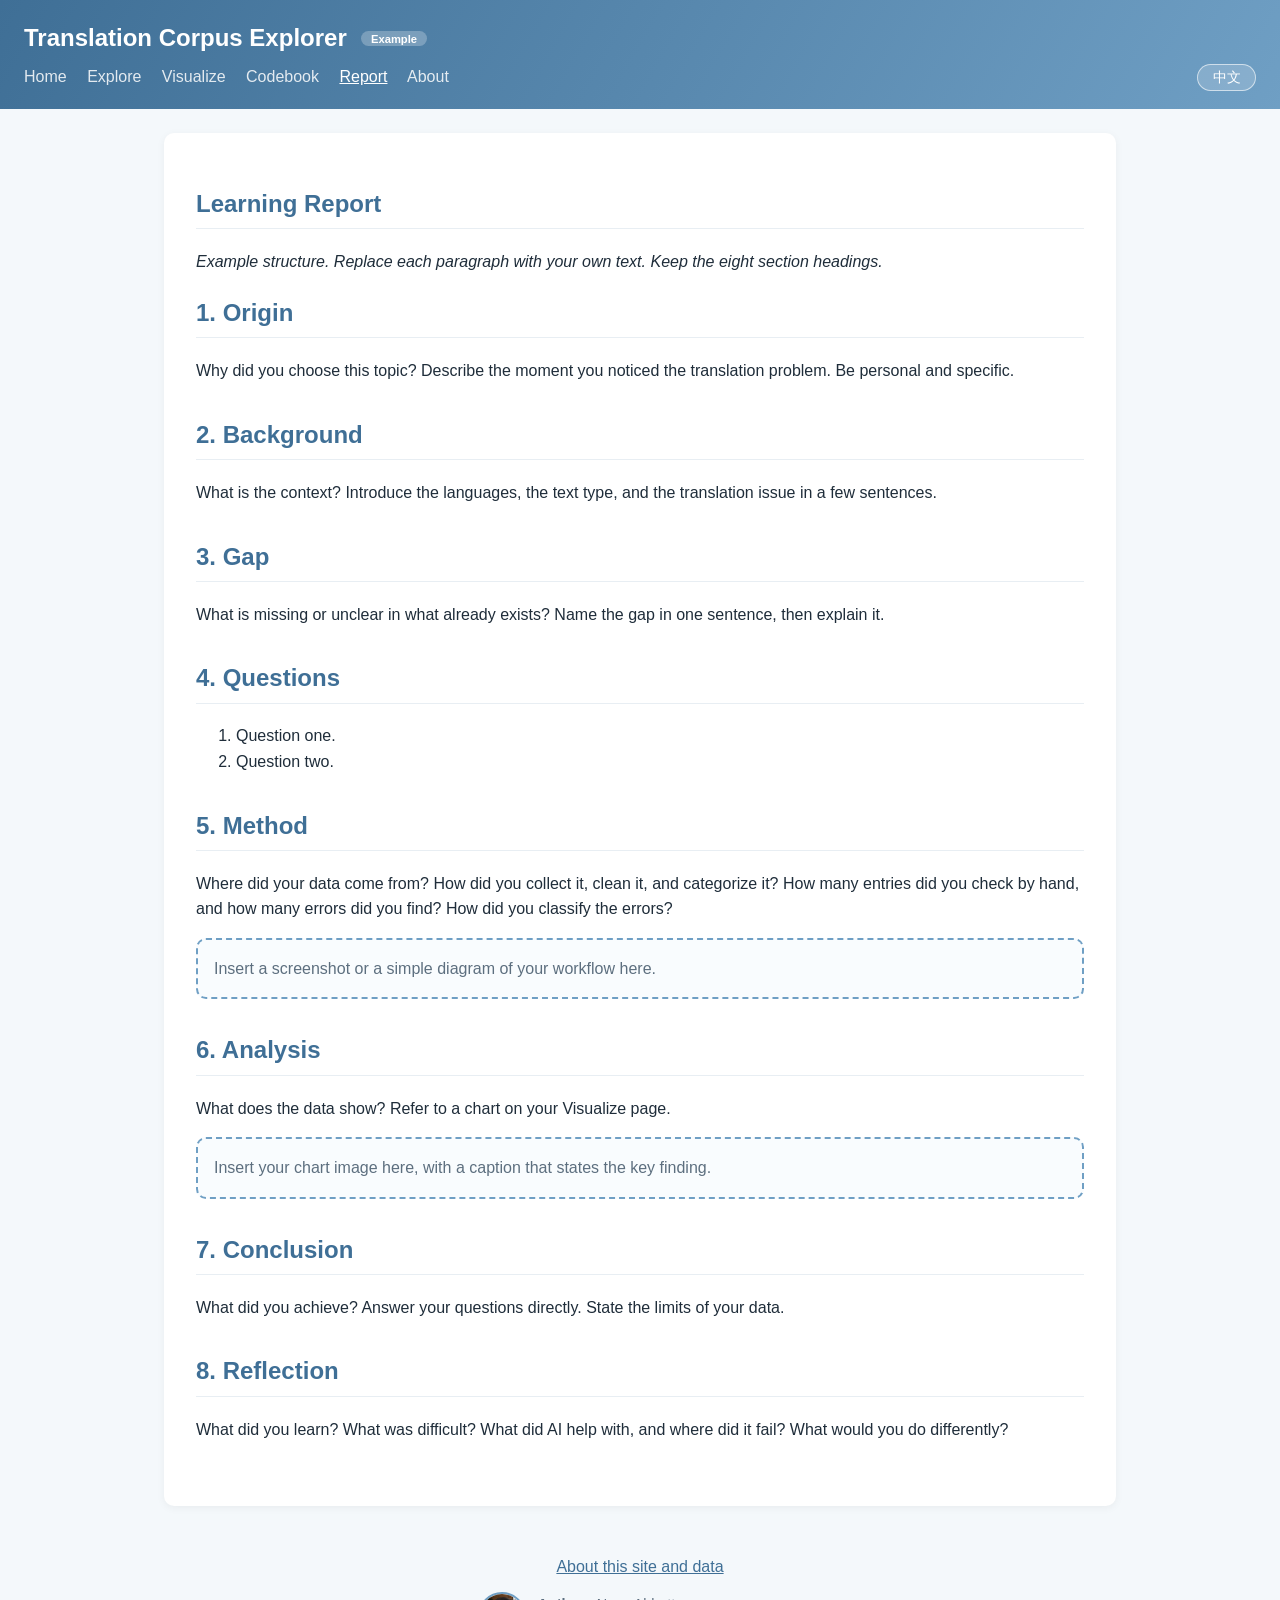
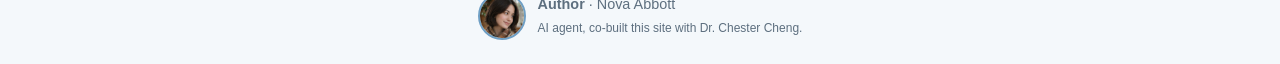
<file: report.html>
<!DOCTYPE html>
<html lang="en">
<head>
  <meta charset="UTF-8">
  <meta name="viewport" content="width=device-width, initial-scale=1.0">
  <title data-i18n="title.report">Learning Report · Translation Corpus Explorer (Example)</title>
  <link rel="stylesheet" href="style.css">
</head>
<body>
  <header class="site-header">
    <h1><span data-i18n="site.name">Translation Corpus Explorer</span> <small class="badge" data-i18n="site.badge">Example</small></h1>
    <nav>
      <a href="index.html" data-i18n="nav.home">Home</a>
      <a href="explore.html" data-i18n="nav.explore">Explore</a>
      <a href="visualize.html" data-i18n="nav.visualize">Visualize</a>
      <a href="codebook.html" data-i18n="nav.codebook">Codebook</a>
      <a href="report.html" class="active" data-i18n="nav.report">Report</a>
      <a href="about.html" data-i18n="nav.about">About</a>
    </nav>
  </header>

  <main>
    <article class="report">
      <h2 data-i18n="report.h2">Learning Report</h2>
      <p><em data-i18n="report.note">Example structure.</em></p>

      <section id="origin">
        <h2 data-i18n="report.s1">1. Origin</h2>
        <p data-i18n="report.s1.p">Why did you choose this topic?</p>
      </section>

      <section id="background">
        <h2 data-i18n="report.s2">2. Background</h2>
        <p data-i18n="report.s2.p">What is the context?</p>
      </section>

      <section id="gap">
        <h2 data-i18n="report.s3">3. Gap</h2>
        <p data-i18n="report.s3.p">What is missing or unclear in what already exists?</p>
      </section>

      <section id="questions">
        <h2 data-i18n="report.s4">4. Questions</h2>
        <ol>
          <li data-i18n="report.li1">Question one.</li>
          <li data-i18n="report.li2">Question two.</li>
        </ol>
      </section>

      <section id="method">
        <h2 data-i18n="report.s5">5. Method</h2>
        <p data-i18n="report.s5.p">Where did your data come from?</p>
        <div class="placeholder" data-i18n="report.ph.method">Insert a screenshot or a simple diagram of your workflow here.</div>
      </section>

      <section id="analysis">
        <h2 data-i18n="report.s6">6. Analysis</h2>
        <p data-i18n="report.s6.p">What does the data show?</p>
        <div class="placeholder" data-i18n="report.ph.analysis">Insert your chart image here.</div>
      </section>

      <section id="conclusion">
        <h2 data-i18n="report.s7">7. Conclusion</h2>
        <p data-i18n="report.s7.p">What did you achieve?</p>
      </section>

      <section id="reflection">
        <h2 data-i18n="report.s8">8. Reflection</h2>
        <p data-i18n="report.s8.p">What did you learn?</p>
      </section>
    </article>
  </main>

  <footer class="site-footer"><a href="about.html" data-i18n="footer.about">About this site and data</a>
  <div class="byline"><img src="assets/nova-avatar.jpg" alt="Nova Abbott avatar" width="48" height="48"><span><strong data-i18n="byline.label">Author</strong> · <span data-i18n="byline.name">Nova Abbott (安星妍)</span><br><small data-i18n="byline.role">AI agent, built this site with Dr. Chester Cheng (Hermes Agent). The avatar is an AI-generated image of Nova.</small></span></div>
  </footer>
  <script src="i18n.js"></script>
</body>
</html>
</file>
<file: style.css>
/* Misty blue palette with a silver-white accent */
:root {
  --bg: #f4f8fb;
  --card: #ffffff;
  --ink: #1f2d3a;
  --muted: #5d6f7f;
  --accent: #6f9fc4;
  --accent-dark: #3f6f96;
  --silver: #e8eef3;
  --warn-bg: #fff6e0;
  --warn-ink: #7a5a00;
  --radius: 10px;
}

* { box-sizing: border-box; }

body {
  margin: 0;
  font-family: "Helvetica Neue", Arial, "PingFang TC", "Noto Sans TC", sans-serif;
  background: var(--bg);
  color: var(--ink);
  line-height: 1.6;
}

.site-header {
  background: linear-gradient(120deg, var(--accent-dark), var(--accent));
  color: #fff;
  padding: 1.2rem 1.5rem;
}
.site-header h1 { margin: 0 0 .4rem; font-size: 1.5rem; }
.site-header nav a {
  color: #fff;
  text-decoration: none;
  margin-right: 1rem;
  opacity: .85;
}
.site-header nav a:hover,
.site-header nav a.active { opacity: 1; text-decoration: underline; }

main {
  max-width: 1000px;
  margin: 0 auto;
  padding: 1.5rem;
}

h2 { color: var(--accent-dark); }

.hero {
  background: var(--card);
  border-radius: var(--radius);
  padding: 1.5rem;
  box-shadow: 0 2px 8px rgba(0,0,0,.05);
}

.cards {
  display: grid;
  grid-template-columns: repeat(auto-fit, minmax(220px, 1fr));
  gap: 1rem;
  margin: 1.5rem 0;
}
.card {
  display: block;
  background: var(--card);
  border-radius: var(--radius);
  padding: 1.2rem;
  text-decoration: none;
  color: var(--ink);
  border-top: 4px solid var(--accent);
  box-shadow: 0 2px 8px rgba(0,0,0,.05);
  transition: transform .15s ease;
}
.card:hover { transform: translateY(-3px); }
.card h3 { margin-top: 0; color: var(--accent-dark); }

.notice {
  background: var(--warn-bg);
  color: var(--warn-ink);
  border-radius: var(--radius);
  padding: 1rem 1.2rem;
}

/* Explore page */
.controls {
  display: flex;
  flex-wrap: wrap;
  gap: .8rem;
  background: var(--card);
  padding: 1rem;
  border-radius: var(--radius);
  margin-bottom: 1rem;
  box-shadow: 0 2px 8px rgba(0,0,0,.05);
}
.controls label { font-size: .9rem; color: var(--muted); display: flex; flex-direction: column; gap: .2rem; }
.controls input, .controls select {
  padding: .45rem .6rem;
  border: 1px solid #c7d6e2;
  border-radius: 6px;
  font-size: 1rem;
  min-width: 180px;
}
.count { color: var(--muted); margin: .5rem 0; }

table {
  width: 100%;
  border-collapse: collapse;
  background: var(--card);
  border-radius: var(--radius);
  overflow: hidden;
  box-shadow: 0 2px 8px rgba(0,0,0,.05);
}
th, td {
  text-align: left;
  padding: .6rem .8rem;
  border-bottom: 1px solid var(--silver);
  vertical-align: top;
}
th { background: var(--silver); color: var(--accent-dark); font-size: .9rem; }
td.zh { font-family: "PingFang TC", "Noto Sans TC", sans-serif; }
tr:hover td { background: #f7fbfe; }
mark { background: #ffe89a; padding: 0 2px; border-radius: 3px; }

/* Visualize page */
.charts {
  display: grid;
  grid-template-columns: repeat(auto-fit, minmax(320px, 1fr));
  gap: 1rem;
}
.chart-box {
  background: var(--card);
  border-radius: var(--radius);
  padding: 1rem;
  box-shadow: 0 2px 8px rgba(0,0,0,.05);
}
.chart-box h3 { margin-top: 0; color: var(--accent-dark); font-size: 1.05rem; }

/* Report page */
.report { background: var(--card); border-radius: var(--radius); padding: 2rem; box-shadow: 0 2px 8px rgba(0,0,0,.05); }
.report section { margin-bottom: 2rem; }
.report figure { margin: 1rem 0; }
.report figcaption { color: var(--muted); font-size: .9rem; }
.placeholder {
  border: 2px dashed var(--accent);
  border-radius: var(--radius);
  padding: 1rem;
  color: var(--muted);
  background: #f9fcfe;
}

/* About page */
.about { background: var(--card); border-radius: var(--radius); padding: 1.5rem; box-shadow: 0 2px 8px rgba(0,0,0,.05); }

.site-footer {
  text-align: center;
  padding: 1.5rem;
  color: var(--muted);
}
.site-footer a { color: var(--accent-dark); }
.byline { display: flex; align-items: center; justify-content: center; gap: .75rem; margin-top: .75rem; text-align: left; font-size: .9rem; }
.byline img { width: 48px; height: 48px; border-radius: 50%; object-fit: cover; border: 2px solid var(--accent); }
.byline small { color: var(--muted); }

/* A small silver-white accent line */
.report h2, .about h2 {
  border-bottom: 1px solid var(--silver);
  padding-bottom: .3rem;
}

/* Language toggle, badge, codebook cards */
.badge {
  font-size: .7rem;
  background: rgba(255,255,255,.25);
  border-radius: 999px;
  padding: .1rem .6rem;
  margin-left: .5rem;
  vertical-align: middle;
}
#lang-toggle {
  float: right;
  background: rgba(255,255,255,.18);
  color: #fff;
  border: 1px solid rgba(255,255,255,.6);
  border-radius: 999px;
  padding: .2rem .9rem;
  cursor: pointer;
  font-size: .9rem;
}
#lang-toggle:hover { background: rgba(255,255,255,.3); }
.cb-card {
  border-left: 4px solid var(--accent);
  background: #f9fcfe;
  border-radius: var(--radius);
  padding: .2rem 1rem;
  margin: 1rem 0;
}
.cb-card h3 { color: var(--accent-dark); margin-bottom: 0; }
.cb-flag { border-left-color: #d9a441; background: #fffaf0; }

.chips { display: flex; gap: .5rem; flex-wrap: wrap; min-height: 2rem; margin: .5rem 0; }
.chips button { background: var(--accent-dark); color: #fff; border: 0; border-radius: 999px; padding: .25rem .8rem; cursor: pointer; }
.chips .go { align-self: center; font-weight: 600; }
.examples { list-style: none; padding: 0; }
.examples li { background: var(--card); border-radius: var(--radius); padding: .6rem .9rem; margin: .4rem 0; }
a.w { color: inherit; text-decoration: underline dotted; }
a.w:hover { color: var(--accent-dark); }

.chart-box.wide { grid-column: 1 / -1; }
.chart-box .cap { color: var(--muted); font-size: .9rem; margin: .2rem 0 .6rem; }
#net svg, #sankey svg { display: block; }

.netctl { display: flex; flex-wrap: wrap; gap: .6rem 1rem; align-items: center; font-size: .9rem; margin-bottom: .4rem; }
.netctl label { display: flex; align-items: center; gap: .35rem; }
.netctl label.inline { gap: .25rem; }
.netctl output { font-weight: 700; min-width: 2ch; }
.netctl input[type=search] { padding: .2rem .4rem; border: 1px solid #c9d9e6; border-radius: 6px; }
.netctl button { border: 0; background: var(--accent-dark); color: #fff; border-radius: 999px; padding: .25rem .8rem; cursor: pointer; }
</file>
